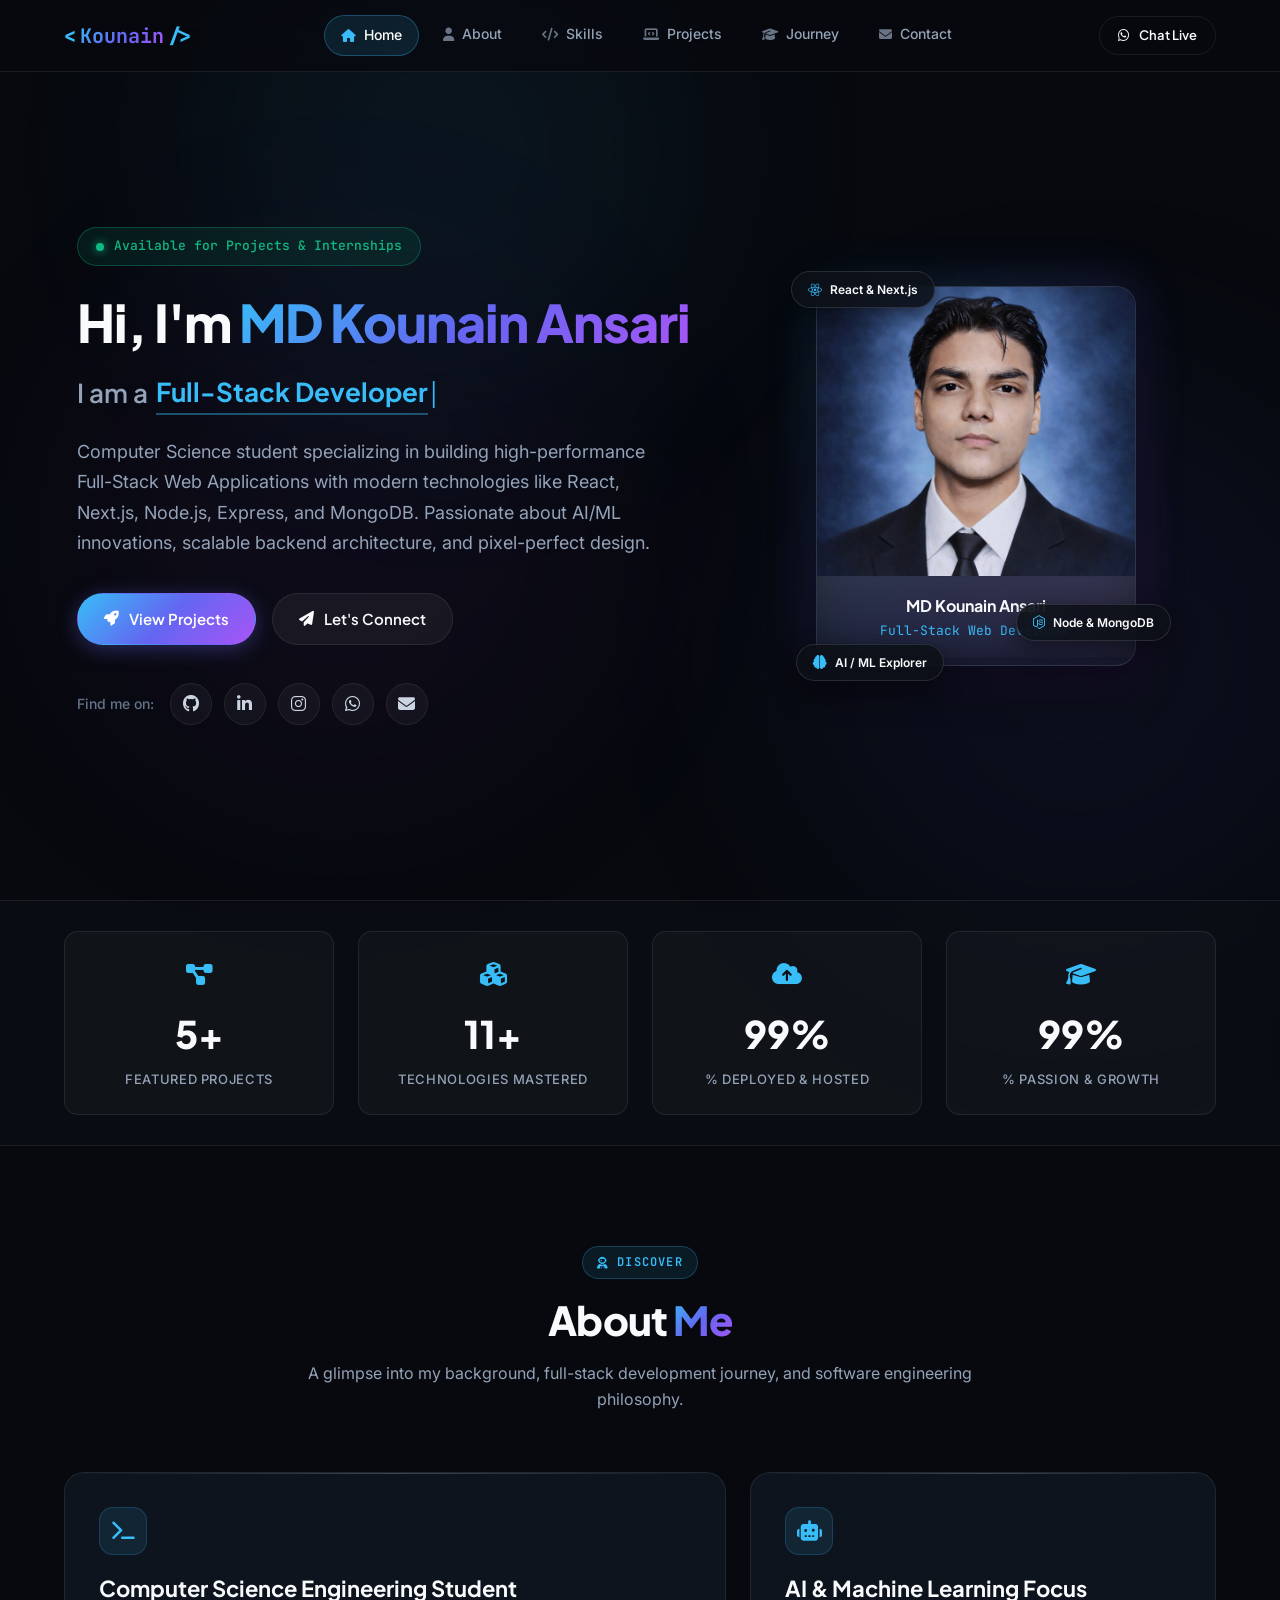
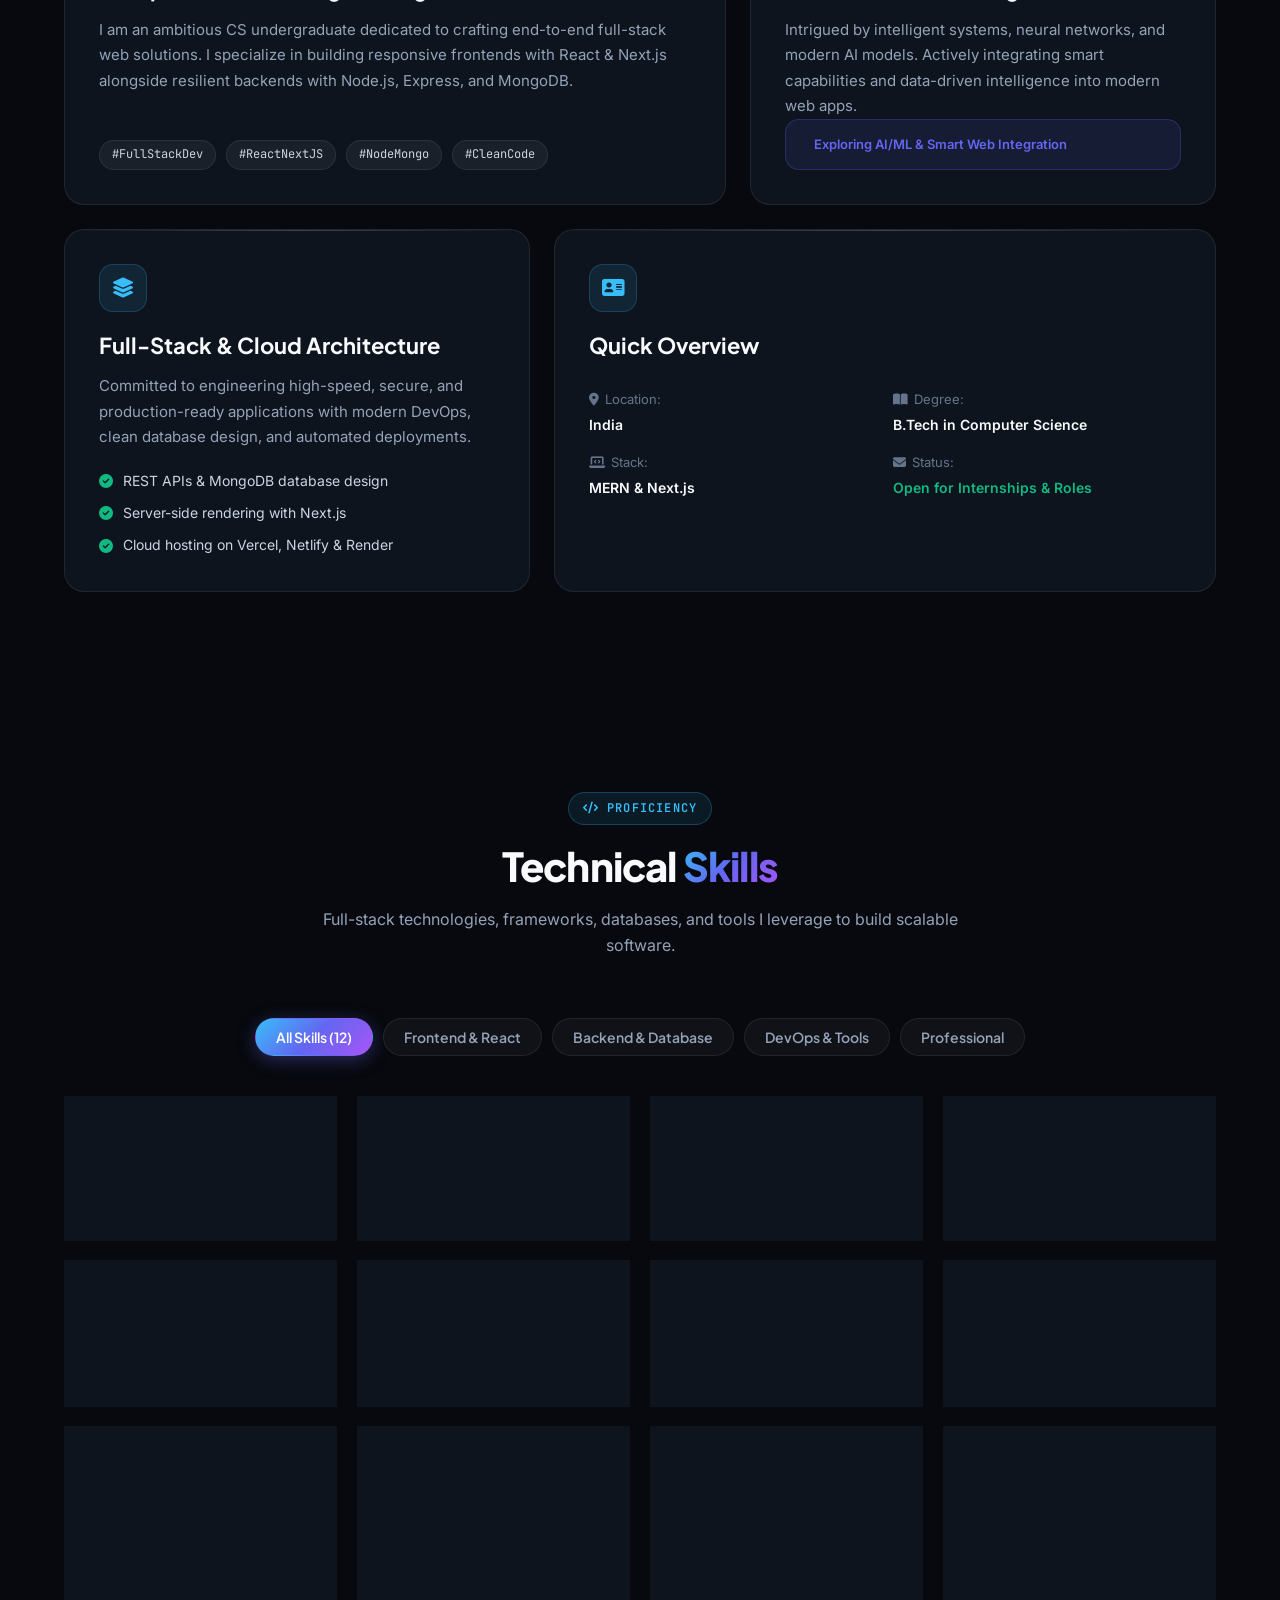
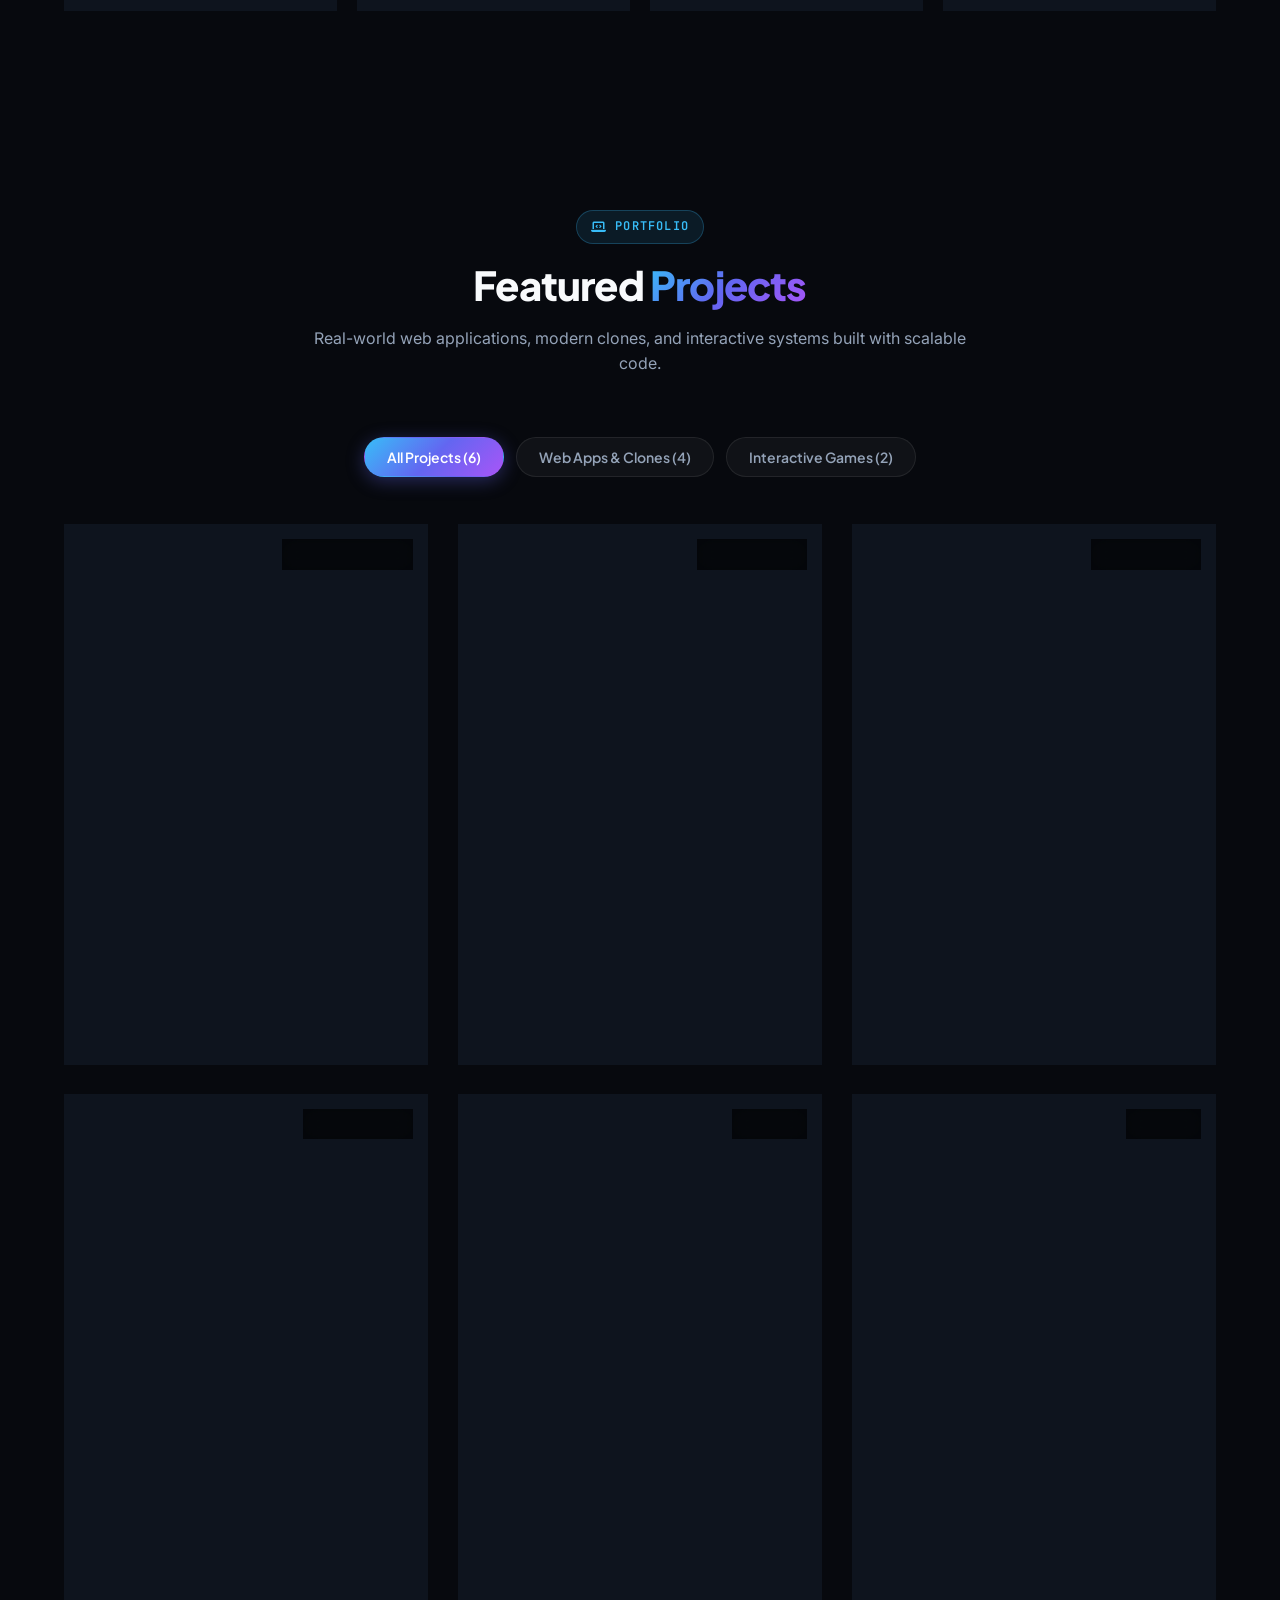
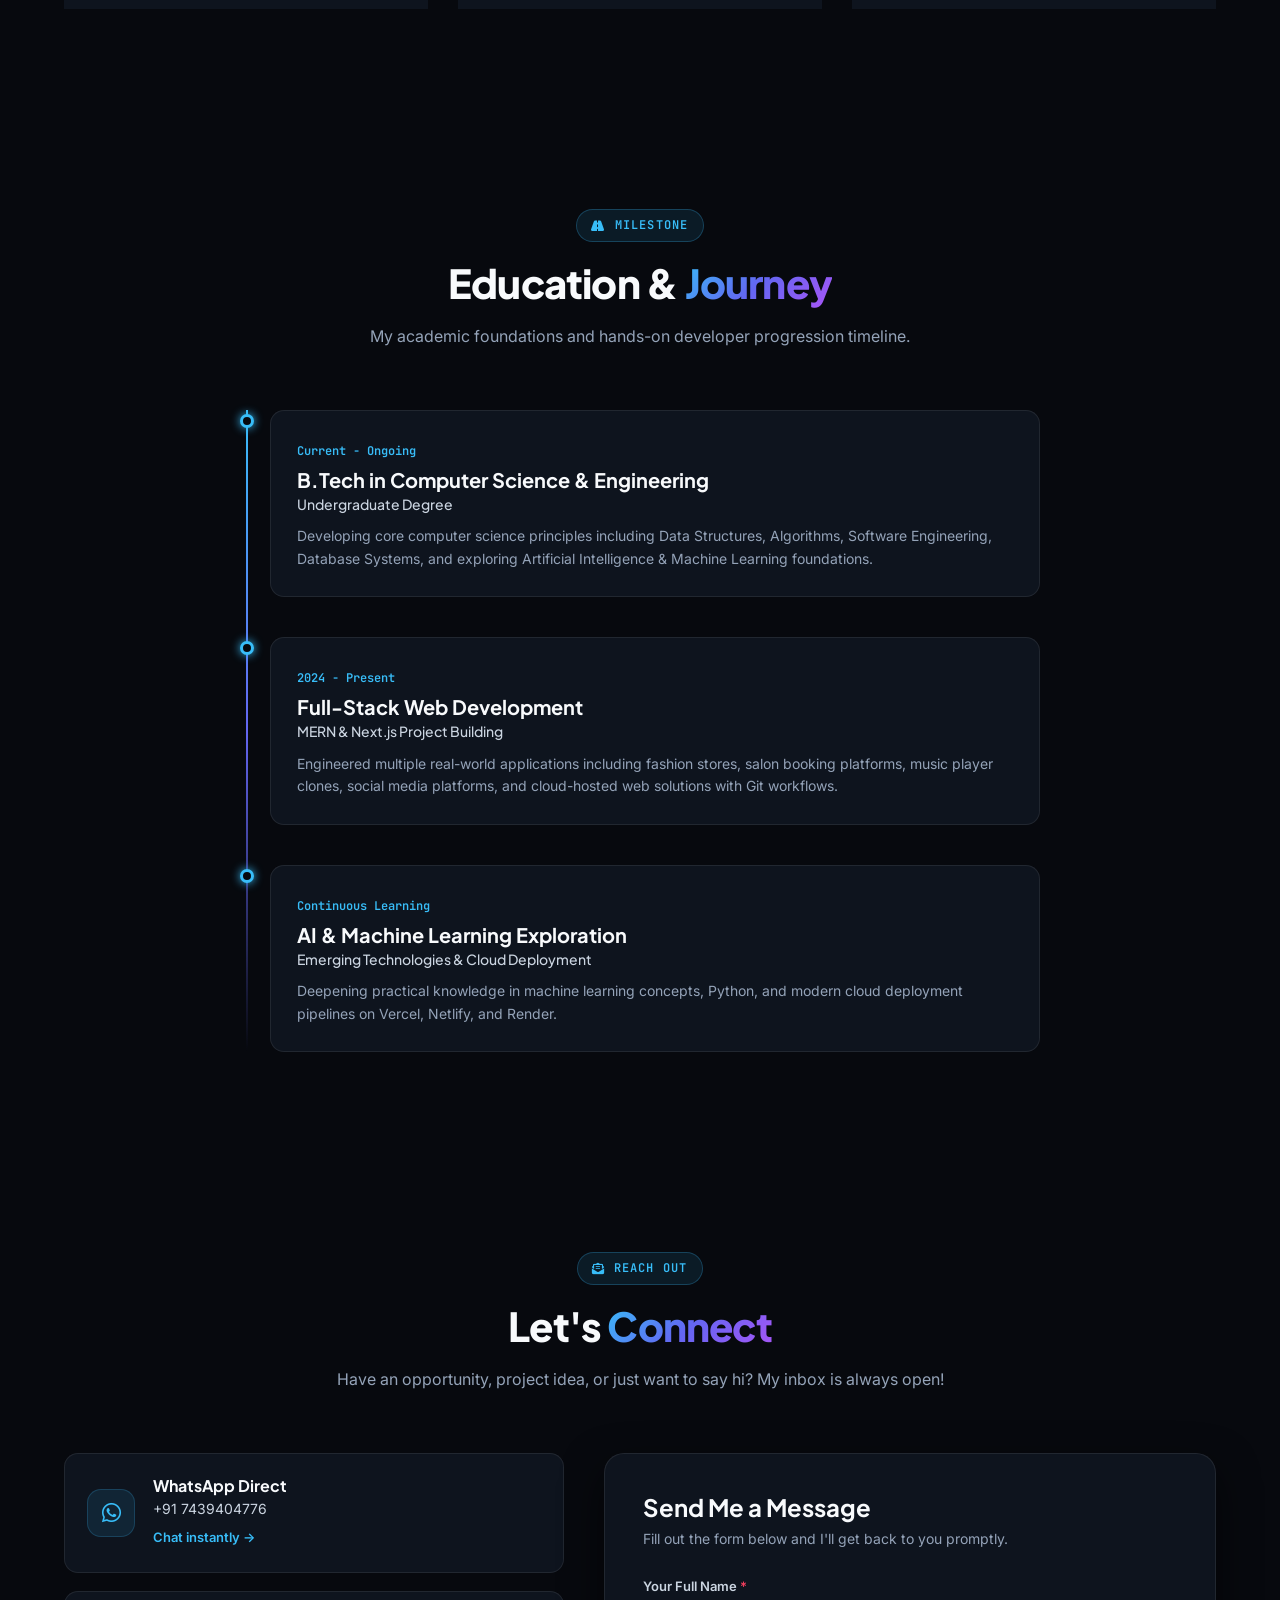
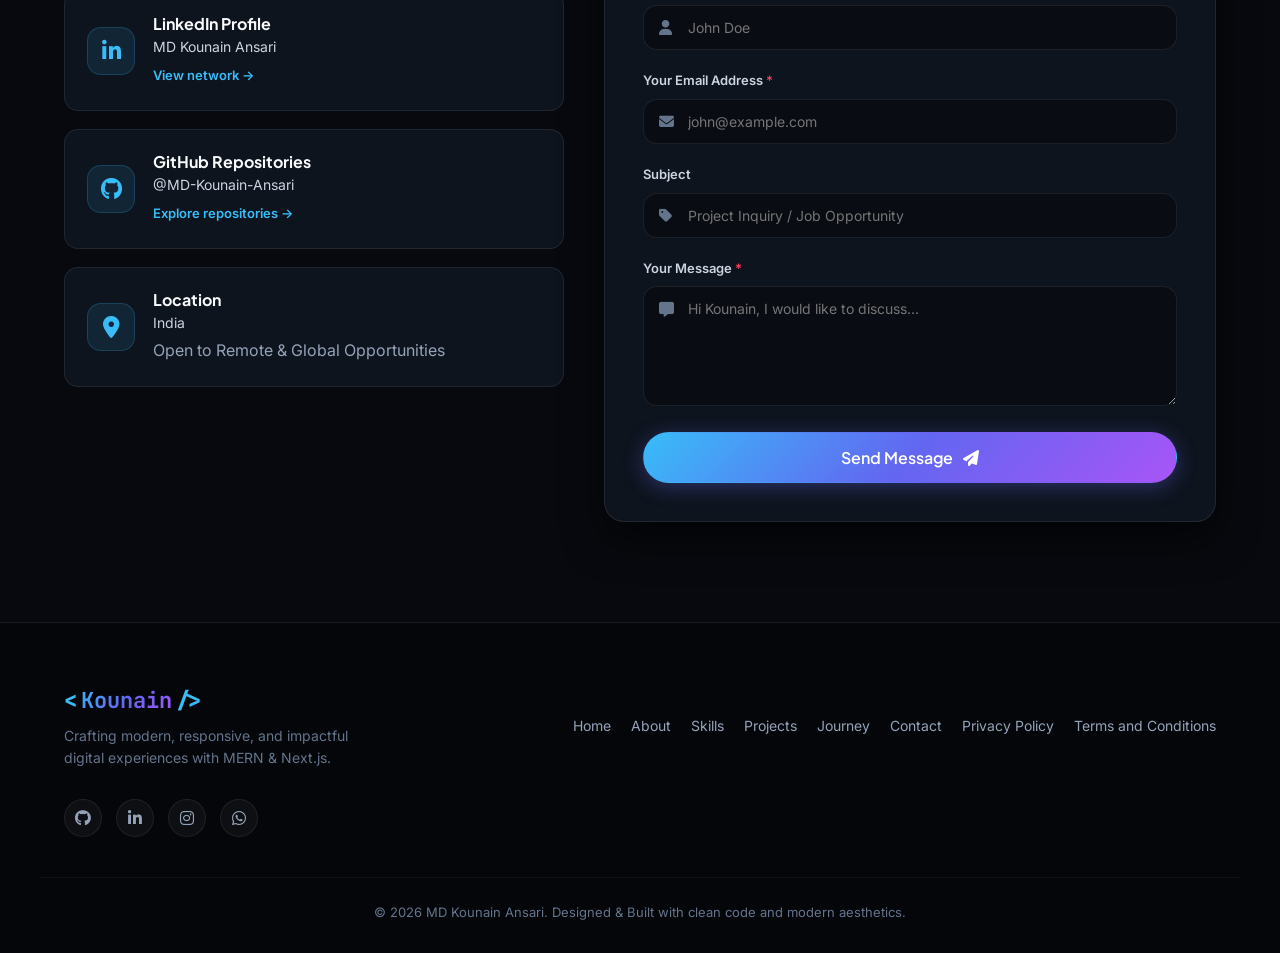
<file: index.html>
<!DOCTYPE html>
<html lang="en">

<head>
  <meta charset="UTF-8" />
  <meta name="viewport" content="width=device-width, initial-scale=1.0" />
  <meta name="description"
    content="MD Kounain Ansari - Full-Stack Developer & Computer Science Student Portfolio. Building modern, scalable, and responsive web experiences with React, Next.js, Node.js, and MongoDB." />
  <meta name="keywords"
    content="Kounain, MD Kounain Ansari, Full-Stack Developer, MERN Stack, React Developer, Next.js, Node.js, MongoDB, Portfolio" />
  <meta name="author" content="MD Kounain Ansari" />
  <title>MD Kounain Ansari | Full-Stack Developer & CS Student</title>

  <!-- Favicon -->
  <link rel="icon" type="image/svg+xml" href="favicon.svg" />

  <!-- Google Fonts -->
  <link rel="preconnect" href="https://fonts.googleapis.com" />
  <link rel="preconnect" href="https://fonts.gstatic.com" crossorigin />
  <link
    href="https://fonts.googleapis.com/css2?family=Inter:wght@300;400;500;600;700&family=JetBrains+Mono:wght@400;500;600&family=Plus+Jakarta+Sans:wght@400;500;600;700;800&display=swap"
    rel="stylesheet" />

  <!-- Font Awesome Icons -->
  <link rel="stylesheet" href="https://cdnjs.cloudflare.com/ajax/libs/font-awesome/6.5.1/css/all.min.css"
    integrity="sha512-DTOQO9RWCH3ppGqcWaEA1BIZOC6xxalwEsw9c2QQeAIftl+Vegovlnee1c9QX4TctnWMn13TZye+giMm8e2LwA=="
    crossorigin="anonymous" referrerpolicy="no-referrer" />

  <!-- Stylesheet -->
  <link rel="stylesheet" href="style.css" />
</head>

<body>

  <!-- Top Scroll Progress Bar -->
  <div id="scroll-progress" class="scroll-progress-bar"></div>

  <!-- Background Ambient Lights -->
  <div class="ambient-glow glow-1"></div>
  <div class="ambient-glow glow-2"></div>
  <div class="ambient-glow glow-3"></div>

  <!-- Header / Navigation Bar -->
  <header class="header">
    <nav class="navbar" id="navbar">
      <a href="#home" class="nav-brand">
        <span class="brand-bracket">&lt;</span>
        <span class="brand-name">Kounain</span>
        <span class="brand-bracket">/&gt;</span>
      </a>

      <div class="nav-menu" id="nav-menu">
        <ul class="nav-list">
          <li class="nav-item"><a href="#home" class="nav-link active"><i class="fa-solid fa-house"></i> Home</a></li>
          <li class="nav-item"><a href="#about" class="nav-link"><i class="fa-solid fa-user"></i> About</a></li>
          <li class="nav-item"><a href="#skills" class="nav-link"><i class="fa-solid fa-code"></i> Skills</a></li>
          <li class="nav-item"><a href="#projects" class="nav-link"><i class="fa-solid fa-laptop-code"></i> Projects</a>
          </li>
          <li class="nav-item"><a href="#journey" class="nav-link"><i class="fa-solid fa-graduation-cap"></i>
              Journey</a></li>
          <li class="nav-item"><a href="#contact" class="nav-link"><i class="fa-solid fa-envelope"></i> Contact</a></li>
        </ul>
      </div>

      <div class="nav-actions">
        <a href="https://wa.me/917439404776" target="_blank" rel="noopener noreferrer" class="btn btn-sm btn-outline">
          <i class="fa-brands fa-whatsapp"></i> Chat Live
        </a>
        <button class="nav-toggle" id="nav-toggle" aria-label="Toggle navigation menu">
          <span class="bar"></span>
          <span class="bar"></span>
          <span class="bar"></span>
        </button>
      </div>
    </nav>
  </header>

  <main>
    <!-- HERO SECTION -->
    <section id="home" class="hero-section">
      <div class="container hero-container">
        <div class="hero-content">
          <!-- Status Pill -->
          <div class="status-pill animate-fade-in">
            <span class="status-dot"></span>
            <span>Available for Projects & Internships</span>
          </div>

          <!-- Greeting & Headline -->
          <h1 class="hero-title animate-fade-in delay-1">
            Hi, I'm <span class="gradient-text">MD Kounain Ansari</span>
          </h1>

          <!-- Dynamic Typing Text -->
          <div class="hero-typewriter-wrapper animate-fade-in delay-2">
            <span class="typewriter-prefix">I am a </span>
            <span id="typewriter" class="typewriter-text"></span>
            <span class="typewriter-cursor">|</span>
          </div>

          <!-- Intro Paragraph -->
          <p class="hero-description animate-fade-in delay-3">
            Computer Science student specializing in building high-performance Full-Stack Web Applications with modern
            technologies like React, Next.js, Node.js, Express, and MongoDB. Passionate about AI/ML innovations,
            scalable backend architecture, and pixel-perfect design.
          </p>

          <!-- Call to Action Buttons -->
          <div class="hero-buttons animate-fade-in delay-4">
            <a href="#projects" class="btn btn-primary">
              <i class="fa-solid fa-rocket"></i> View Projects
            </a>
            <a href="#contact" class="btn btn-glass">
              <i class="fa-solid fa-paper-plane"></i> Let's Connect
            </a>
          </div>

          <!-- Social Links Bar -->
          <div class="hero-socials animate-fade-in delay-5">
            <span class="social-label">Find me on:</span>
            <div class="social-links">
              <a href="https://github.com/MD-Kounain-Ansari" target="_blank" rel="noopener noreferrer"
                aria-label="GitHub" class="social-link" title="GitHub">
                <i class="fa-brands fa-github"></i>
              </a>
              <a href="https://www.linkedin.com/in/md-kounain-ansari-738406384" target="_blank"
                rel="noopener noreferrer" aria-label="LinkedIn" class="social-link" title="LinkedIn">
                <i class="fa-brands fa-linkedin-in"></i>
              </a>
              <a href="https://www.instagram.com/kounainansari__" target="_blank" rel="noopener noreferrer"
                aria-label="Instagram" class="social-link" title="Instagram">
                <i class="fa-brands fa-instagram"></i>
              </a>
              <a href="https://wa.me/917439404776" target="_blank" rel="noopener noreferrer" aria-label="WhatsApp"
                class="social-link" title="WhatsApp">
                <i class="fa-brands fa-whatsapp"></i>
              </a>
              <button class="social-link btn-copy-email" id="quick-copy-email" title="Copy Email to Clipboard"
                aria-label="Copy Email">
                <i class="fa-solid fa-envelope"></i>
              </button>
            </div>
          </div>
        </div>

        <!-- Hero Avatar & Graphic Card -->
        <div class="hero-visual animate-fade-in delay-2">
          <div class="avatar-card-wrapper">
            <div class="avatar-glow-ring"></div>
            <div class="avatar-card">
              <img src="PPPhoto.webp" alt="MD Kounain Ansari" class="avatar-img" />
              <div class="avatar-details">
                <span class="avatar-name">MD Kounain Ansari</span>
                <span class="avatar-role">Full-Stack Web Developer</span>
              </div>
            </div>

            <!-- Floating Badges -->
            <div class="floating-badge badge-top-left">
              <i class="fa-brands fa-react"></i>
              <span>React & Next.js</span>
            </div>
            <div class="floating-badge badge-bottom-right">
              <i class="fa-brands fa-node-js"></i>
              <span>Node & MongoDB</span>
            </div>
            <div class="floating-badge badge-bottom-left">
              <i class="fa-solid fa-brain"></i>
              <span>AI / ML Explorer</span>
            </div>
          </div>
        </div>
      </div>
    </section>

    <!-- STATS METRICS STRIP -->
    <section class="stats-section">
      <div class="container stats-container">
        <div class="stat-card">
          <div class="stat-icon"><i class="fa-solid fa-diagram-project"></i></div>
          <div class="stat-number" data-target="6">0</div>
          <div class="stat-title">Featured Projects</div>
        </div>
        <div class="stat-card">
          <div class="stat-icon"><i class="fa-solid fa-cubes"></i></div>
          <div class="stat-number" data-target="12">0</div>
          <div class="stat-title">Technologies Mastered</div>
        </div>
        <div class="stat-card">
          <div class="stat-icon"><i class="fa-solid fa-cloud-arrow-up"></i></div>
          <div class="stat-number" data-target="100">0</div>
          <div class="stat-title">% Deployed & Hosted</div>
        </div>
        <div class="stat-card">
          <div class="stat-icon"><i class="fa-solid fa-graduation-cap"></i></div>
          <div class="stat-number" data-target="100">0</div>
          <div class="stat-title">% Passion & Growth</div>
        </div>
      </div>
    </section>

    <!-- ABOUT ME (APPLE/LINEAR BENTO-GRID) -->
    <section id="about" class="section about-section">
      <div class="container">
        <div class="section-header">
          <span class="section-tag"><i class="fa-solid fa-user-astronaut"></i> Discover</span>
          <h2 class="section-title">About <span class="gradient-text">Me</span></h2>
          <p class="section-subtitle">A glimpse into my background, full-stack development journey, and software
            engineering philosophy.</p>
        </div>

        <div class="bento-grid">
          <!-- Bento 1: Core Bio -->
          <div class="bento-card bento-main">
            <div class="bento-icon"><i class="fa-solid fa-terminal"></i></div>
            <h3>Computer Science Engineering Student</h3>
            <p>
              I am an ambitious CS undergraduate dedicated to crafting end-to-end full-stack web solutions. I specialize
              in building responsive frontends with React & Next.js alongside resilient backends with Node.js, Express,
              and MongoDB.
            </p>
            <div class="bento-tags">
              <span class="tag">#FullStackDev</span>
              <span class="tag">#ReactNextJS</span>
              <span class="tag">#NodeMongo</span>
              <span class="tag">#CleanCode</span>
            </div>
          </div>

          <!-- Bento 2: AI/ML Focus -->
          <div class="bento-card bento-aiml">
            <div class="bento-icon"><i class="fa-solid fa-robot"></i></div>
            <h3>AI & Machine Learning Focus</h3>
            <p>
              Intrigued by intelligent systems, neural networks, and modern AI models. Actively integrating smart
              capabilities and data-driven intelligence into modern web apps.
            </p>
            <div class="bento-highlight">
              <i class="fa-solid fa-sparkles"></i> Exploring AI/ML & Smart Web Integration
            </div>
          </div>

          <!-- Bento 3: Development Philosophy -->
          <div class="bento-card bento-craft">
            <div class="bento-icon"><i class="fa-solid fa-layer-group"></i></div>
            <h3>Full-Stack & Cloud Architecture</h3>
            <p>
              Committed to engineering high-speed, secure, and production-ready applications with modern DevOps, clean
              database design, and automated deployments.
            </p>
            <ul class="check-list">
              <li><i class="fa-solid fa-circle-check"></i> REST APIs & MongoDB database design</li>
              <li><i class="fa-solid fa-circle-check"></i> Server-side rendering with Next.js</li>
              <li><i class="fa-solid fa-circle-check"></i> Cloud hosting on Vercel, Netlify & Render</li>
            </ul>
          </div>

          <!-- Bento 4: Quick Overview & Details -->
          <div class="bento-card bento-details">
            <div class="bento-icon"><i class="fa-solid fa-address-card"></i></div>
            <h3>Quick Overview</h3>
            <div class="info-list">
              <div class="info-item">
                <span class="info-key"><i class="fa-solid fa-location-dot"></i> Location:</span>
                <span class="info-val">India</span>
              </div>
              <div class="info-item">
                <span class="info-key"><i class="fa-solid fa-book-open"></i> Degree:</span>
                <span class="info-val">B.Tech in Computer Science</span>
              </div>
              <div class="info-item">
                <span class="info-key"><i class="fa-solid fa-laptop-code"></i> Stack:</span>
                <span class="info-val">MERN & Next.js</span>
              </div>
              <div class="info-item">
                <span class="info-key"><i class="fa-solid fa-envelope"></i> Status:</span>
                <span class="info-val text-success">Open for Internships & Roles</span>
              </div>
            </div>
          </div>
        </div>
      </div>
    </section>

    <!-- SKILLS & TECH STACK -->
    <section id="skills" class="section skills-section">
      <div class="container">
        <div class="section-header">
          <span class="section-tag"><i class="fa-solid fa-code"></i> Proficiency</span>
          <h2 class="section-title">Technical <span class="gradient-text">Skills</span></h2>
          <p class="section-subtitle">Full-stack technologies, frameworks, databases, and tools I leverage to build
            scalable software.</p>
        </div>

        <!-- Skills Filter Tabs -->
        <div class="filter-tabs">
          <button class="filter-btn active" data-skill-filter="all">All Skills (12)</button>
          <button class="filter-btn" data-skill-filter="frontend">Frontend & React</button>
          <button class="filter-btn" data-skill-filter="backend">Backend & Database</button>
          <button class="filter-btn" data-skill-filter="tools">DevOps & Tools</button>
          <button class="filter-btn" data-skill-filter="soft">Professional</button>
        </div>

        <!-- Skills Grid -->
        <div class="skills-grid" id="skills-grid">

          <!-- React.js -->
          <div class="skill-card" data-category="frontend">
            <div class="skill-icon react-icon"><i class="fa-brands fa-react"></i></div>
            <div class="skill-info">
              <h4>React.js</h4>
              <span class="skill-desc">Hooks, Components & State Flow</span>
            </div>
            <div class="skill-badge">Advanced</div>
          </div>

          <!-- Next.js -->
          <div class="skill-card" data-category="frontend">
            <div class="skill-icon next-icon"><i class="fa-solid fa-n"></i></div>
            <div class="skill-info">
              <h4>Next.js</h4>
              <span class="skill-desc">SSR, Routing & Production Web</span>
            </div>
            <div class="skill-badge">Proficient</div>
          </div>

          <!-- Node.js -->
          <div class="skill-card" data-category="backend">
            <div class="skill-icon node-icon"><i class="fa-brands fa-node-js"></i></div>
            <div class="skill-info">
              <h4>Node.js</h4>
              <span class="skill-desc">Server Runtime & Event Architecture</span>
            </div>
            <div class="skill-badge">Proficient</div>
          </div>

          <!-- Express.js -->
          <div class="skill-card" data-category="backend">
            <div class="skill-icon express-icon"><i class="fa-solid fa-server"></i></div>
            <div class="skill-info">
              <h4>Express.js</h4>
              <span class="skill-desc">RESTful APIs, Auth & Middleware</span>
            </div>
            <div class="skill-badge">Proficient</div>
          </div>

          <!-- MongoDB -->
          <div class="skill-card" data-category="backend">
            <div class="skill-icon mongo-icon"><i class="fa-solid fa-database"></i></div>
            <div class="skill-info">
              <h4>MongoDB</h4>
              <span class="skill-desc">NoSQL Schemas, Aggregations & CRUD</span>
            </div>
            <div class="skill-badge">Proficient</div>
          </div>

          <!-- JavaScript -->
          <div class="skill-card" data-category="frontend">
            <div class="skill-icon js-icon"><i class="fa-brands fa-js"></i></div>
            <div class="skill-info">
              <h4>JavaScript (ES6+)</h4>
              <span class="skill-desc">Async/Await, DOM & API Integration</span>
            </div>
            <div class="skill-badge">Advanced</div>
          </div>

          <!-- HTML5 -->
          <div class="skill-card" data-category="frontend">
            <div class="skill-icon html-icon"><i class="fa-brands fa-html5"></i></div>
            <div class="skill-info">
              <h4>HTML5</h4>
              <span class="skill-desc">Semantic Layout & SEO Best Practices</span>
            </div>
            <div class="skill-badge">Mastery</div>
          </div>

          <!-- CSS3 -->
          <div class="skill-card" data-category="frontend">
            <div class="skill-icon css-icon"><i class="fa-brands fa-css3-alt"></i></div>
            <div class="skill-info">
              <h4>CSS3</h4>
              <span class="skill-desc">Flexbox, Grid & Modern Animations</span>
            </div>
            <div class="skill-badge">Mastery</div>
          </div>

          <!-- Cloud Hosting & Deployment -->
          <div class="skill-card" data-category="tools">
            <div class="skill-icon hosting-icon"><i class="fa-solid fa-cloud-arrow-up"></i></div>
            <div class="skill-info">
              <h4>Hosting & Cloud</h4>
              <span class="skill-desc">Vercel, Netlify, Render & Deployment</span>
            </div>
            <div class="skill-badge">Proficient</div>
          </div>

          <!-- Git & GitHub -->
          <div class="skill-card" data-category="tools">
            <div class="skill-icon git-icon"><i class="fa-brands fa-git-alt"></i></div>
            <div class="skill-info">
              <h4>Git & GitHub</h4>
              <span class="skill-desc">Version Control & Open Source Repos</span>
            </div>
            <div class="skill-badge">Proficient</div>
          </div>

          <!-- Problem Solving -->
          <div class="skill-card" data-category="soft">
            <div class="skill-icon ps-icon"><i class="fa-solid fa-puzzle-piece"></i></div>
            <div class="skill-info">
              <h4>Problem Solving</h4>
              <span class="skill-desc">Algorithmic & Logical Thinking</span>
            </div>
            <div class="skill-badge">Strong</div>
          </div>

          <!-- Critical Thinking -->
          <div class="skill-card" data-category="soft">
            <div class="skill-icon ct-icon"><i class="fa-solid fa-lightbulb"></i></div>
            <div class="skill-info">
              <h4>Critical Thinking</h4>
              <span class="skill-desc">Software Architecture & Optimization</span>
            </div>
            <div class="skill-badge">Strong</div>
          </div>

        </div>
      </div>
    </section>

    <!-- PROJECTS SHOWCASE -->
    <section id="projects" class="section projects-section">
      <div class="container">
        <div class="section-header">
          <span class="section-tag"><i class="fa-solid fa-laptop-code"></i> Portfolio</span>
          <h2 class="section-title">Featured <span class="gradient-text">Projects</span></h2>
          <p class="section-subtitle">Real-world web applications, modern clones, and interactive systems built with
            scalable code.</p>
        </div>

        <!-- Project Filter Buttons -->
        <div class="project-filters">
          <button class="p-filter-btn active" data-filter="all">All Projects (6)</button>
          <button class="p-filter-btn" data-filter="webapps">Web Apps & Clones (4)</button>
          <button class="p-filter-btn" data-filter="games">Interactive Games (2)</button>
        </div>

        <!-- Projects Grid -->
        <div class="projects-grid" id="projects-grid">

          <!-- Project 1: Salon Website -->
          <div class="project-card" data-category="webapps">
            <div class="project-banner banner-salon">
              <div class="banner-overlay">
                <i class="fa-solid fa-scissors banner-icon"></i>
                <span class="banner-title">Salon & Booking Web App</span>
              </div>
              <div class="project-badge">Live Repository</div>
            </div>
            <div class="project-content">
              <div class="project-tech-tags">
                <span class="tech-tag">HTML5</span>
                <span class="tech-tag">CSS3</span>
                <span class="tech-tag">JavaScript</span>
                <span class="tech-tag">Responsive UI</span>
              </div>
              <h3 class="project-title">Luxury Salon & Booking Platform</h3>
              <p class="project-desc">
                A modern beauty and grooming salon platform featuring service menus, pricing packages, customer
                testimonials, and an intuitive appointment reservation interface.
              </p>
              <div class="project-actions">
                <button class="btn btn-sm btn-primary btn-preview-modal" data-project="salon">
                  <i class="fa-solid fa-eye"></i> Details
                </button>
                <a href="https://stylespeakz.netlify.app/" target="_blank" rel="noopener noreferrer"
                  class="btn btn-sm btn-outline">
                  <i class="fa-solid fa-arrow-up-right-from-square"></i> Live Demo
                </a>
              </div>
            </div>
          </div>

          <!-- Project 2: M&M Fashion -->
          <div class="project-card" data-category="webapps">
            <div class="project-banner banner-fashion">
              <div class="banner-overlay">
                <i class="fa-solid fa-bag-shopping banner-icon"></i>
                <span class="banner-title">M&M Fashion E-Commerce</span>
              </div>
              <div class="project-badge">Live Project</div>
            </div>
            <div class="project-content">
              <div class="project-tech-tags">
                <span class="tech-tag">HTML5</span>
                <span class="tech-tag">CSS3</span>
                <span class="tech-tag">JavaScript</span>
                <span class="tech-tag">E-Commerce UI</span>
              </div>
              <h3 class="project-title">M&M Fashion E-Commerce Store</h3>
              <p class="project-desc">
                An upscale online fashion store with dynamic product catalogs, category filtering, trending collections,
                shopping cart interface, and mobile-first shopping aesthetics.
              </p>
              <div class="project-actions">
                <button class="btn btn-sm btn-primary btn-preview-modal" data-project="fashion">
                  <i class="fa-solid fa-eye"></i> Details
                </button>
                <a href="https://mandmfashion.netlify.app/" target="_blank" rel="noopener noreferrer"
                  class="btn btn-sm btn-outline">
                  <i class="fa-solid fa-arrow-up-right-from-square"></i> Live Demo
                </a>
              </div>
            </div>
          </div>

          <!-- Project 3: Music Player Clone -->
          <div class="project-card" data-category="webapps">
            <div class="project-banner banner-music">
              <div class="banner-overlay">
                <i class="fa-solid fa-music banner-icon"></i>
                <span class="banner-title">Music Player Web App</span>
              </div>
              <div class="project-badge">Live Project</div>
            </div>
            <div class="project-content">
              <div class="project-tech-tags">
                <span class="tech-tag">JavaScript</span>
                <span class="tech-tag">Audio API</span>
                <span class="tech-tag">HTML5</span>
                <span class="tech-tag">CSS3</span>
              </div>
              <h3 class="project-title">Music Player Web Application</h3>
              <p class="project-desc">
                An interactive music player featuring custom audio playback controls (play, pause, seek), playlist
                management, track progress bar, album artwork, and volume sliders.
              </p>
              <div class="project-actions">
                <button class="btn btn-sm btn-primary btn-preview-modal" data-project="music">
                  <i class="fa-solid fa-eye"></i> Details
                </button>
                <a href="https://kounain-music-player.netlify.app/" target="_blank"
                  rel="noopener noreferrer" class="btn btn-sm btn-outline">
                  <i class="fa-solid fa-arrow-up-right-from-square"></i> Live Demo
                </a>
              </div>
            </div>
          </div>

          <!-- Project 4: X (Twitter) Clone -->
          <div class="project-card" data-category="webapps">
            <div class="project-banner banner-twitter">
              <div class="banner-overlay">
                <i class="fa-brands fa-x-twitter banner-icon"></i>
                <span class="banner-title">X / Twitter Platform</span>
              </div>
              <div class="project-badge">Live Project</div>
            </div>
            <div class="project-content">
              <div class="project-tech-tags">
                <span class="tech-tag">HTML5</span>
                <span class="tech-tag">CSS3</span>
                <span class="tech-tag">JavaScript</span>
                <span class="tech-tag">Social UI</span>
              </div>
              <h3 class="project-title">X (Twitter) Social Media Clone</h3>
              <p class="project-desc">
                A social platform replication of X (Twitter) equipped with feed timeline layouts, tweet creation
                interface, interactive engagement actions (like, repost, reply), and dark mode.
              </p>
              <div class="project-actions">
                <button class="btn btn-sm btn-primary btn-preview-modal" data-project="twitter">
                  <i class="fa-solid fa-eye"></i> Details
                </button>
                <a href="https://kounain-x.netlify.app/" target="_blank" rel="noopener noreferrer"
                  class="btn btn-sm btn-outline">
                  <i class="fa-solid fa-arrow-up-right-from-square"></i> Live Demo
                </a>
              </div>
            </div>
          </div>

          <!-- Project 5: Tic Tac Toe Game -->
          <div class="project-card" data-category="games">
            <div class="project-banner banner-tictactoe">
              <div class="banner-overlay">
                <i class="fa-solid fa-gamepad banner-icon"></i>
                <span class="banner-title">Tic-Tac-Toe Arena</span>
              </div>
              <div class="project-badge">JS Game</div>
            </div>
            <div class="project-content">
              <div class="project-tech-tags">
                <span class="tech-tag">JavaScript</span>
                <span class="tech-tag">HTML5</span>
                <span class="tech-tag">CSS3</span>
                <span class="tech-tag">Game Logic</span>
              </div>
              <h3 class="project-title">Interactive Tic Tac Toe Game</h3>
              <p class="project-desc">
                Turn-based Tic Tac Toe game with real-time win-pattern detection, turn indicators, winning line visual
                highlights, score counter, and smooth reset capabilities.
              </p>
              <div class="project-actions">
                <button class="btn btn-sm btn-primary btn-preview-modal" data-project="tictactoe">
                  <i class="fa-solid fa-play"></i> Play / Demo
                </button>
                <a href="https://github.com/MD-Kounain-Ansari" target="_blank" rel="noopener noreferrer"
                  class="btn btn-sm btn-outline">
                  <i class="fa-solid fa-arrow-up-right-from-square"></i> Live Demo
                </a>
              </div>
            </div>
          </div>

          <!-- Project 6: Stone Paper Scissors Game -->
          <div class="project-card" data-category="games">
            <div class="project-banner banner-rps">
              <div class="banner-overlay">
                <i class="fa-solid fa-hand-back-fist banner-icon"></i>
                <span class="banner-title">Rock Paper Scissors</span>
              </div>
              <div class="project-badge">JS Game</div>
            </div>
            <div class="project-content">
              <div class="project-tech-tags">
                <span class="tech-tag">JavaScript</span>
                <span class="tech-tag">HTML5</span>
                <span class="tech-tag">CSS3</span>
                <span class="tech-tag">Randomizer</span>
              </div>
              <h3 class="project-title">Stone Paper Scissors Arena</h3>
              <p class="project-desc">
                Classic Rock-Paper-Scissors interactive web game featuring user vs. computer AI choices, live score
                tallying, animated round results, and instant restart.
              </p>
              <div class="project-actions">
                <button class="btn btn-sm btn-primary btn-preview-modal" data-project="rps">
                  <i class="fa-solid fa-play"></i> Play / Demo
                </button>
                <a href="https://md-kounain-ansari.github.io/Stone-Paper-Scissors/" target="_blank" rel="noopener noreferrer"
                  class="btn btn-sm btn-outline">
                  <i class="fa-solid fa-arrow-up-right-from-square"></i> Live Demo
                </a>
              </div>
            </div>
          </div>

        </div>
      </div>
    </section>

    <!-- EDUCATION & JOURNEY TIMELINE -->
    <section id="journey" class="section journey-section">
      <div class="container">
        <div class="section-header">
          <span class="section-tag"><i class="fa-solid fa-road"></i> Milestone</span>
          <h2 class="section-title">Education & <span class="gradient-text">Journey</span></h2>
          <p class="section-subtitle">My academic foundations and hands-on developer progression timeline.</p>
        </div>

        <div class="timeline">
          <!-- Item 1 -->
          <div class="timeline-item">
            <div class="timeline-marker"></div>
            <div class="timeline-content">
              <span class="timeline-date">Current - Ongoing</span>
              <h3 class="timeline-title">B.Tech in Computer Science & Engineering</h3>
              <h4 class="timeline-subtitle">Undergraduate Degree</h4>
              <p>
                Developing core computer science principles including Data Structures, Algorithms, Software Engineering,
                Database Systems, and exploring Artificial Intelligence & Machine Learning foundations.
              </p>
            </div>
          </div>

          <!-- Item 2 -->
          <div class="timeline-item">
            <div class="timeline-marker"></div>
            <div class="timeline-content">
              <span class="timeline-date">2024 - Present</span>
              <h3 class="timeline-title">Full-Stack Web Development</h3>
              <h4 class="timeline-subtitle">MERN & Next.js Project Building</h4>
              <p>
                Engineered multiple real-world applications including fashion stores, salon booking platforms, music
                player clones, social media platforms, and cloud-hosted web solutions with Git workflows.
              </p>
            </div>
          </div>

          <!-- Item 3 -->
          <div class="timeline-item">
            <div class="timeline-marker"></div>
            <div class="timeline-content">
              <span class="timeline-date">Continuous Learning</span>
              <h3 class="timeline-title">AI & Machine Learning Exploration</h3>
              <h4 class="timeline-subtitle">Emerging Technologies & Cloud Deployment</h4>
              <p>
                Deepening practical knowledge in machine learning concepts, Python, and modern cloud deployment
                pipelines on Vercel, Netlify, and Render.
              </p>
            </div>
          </div>
        </div>
      </div>
    </section>

    <!-- CONTACT & CONNECT SECTION -->
    <section id="contact" class="section contact-section">
      <div class="container">
        <div class="section-header">
          <span class="section-tag"><i class="fa-solid fa-envelope-open-text"></i> Reach Out</span>
          <h2 class="section-title">Let's <span class="gradient-text">Connect</span></h2>
          <p class="section-subtitle">Have an opportunity, project idea, or just want to say hi? My inbox is always
            open!</p>
        </div>

        <div class="contact-wrapper">
          <!-- Left: Contact Information Cards -->
          <div class="contact-info-cards">

            <div class="c-card">
              <div class="c-icon"><i class="fa-brands fa-whatsapp"></i></div>
              <div class="c-details">
                <h4>WhatsApp Direct</h4>
                <p>+91 7439404776</p>
                <a href="https://wa.me/917439404776" target="_blank" rel="noopener noreferrer" class="c-link">Chat
                  instantly &rarr;</a>
              </div>
            </div>

            <div class="c-card">
              <div class="c-icon"><i class="fa-brands fa-linkedin-in"></i></div>
              <div class="c-details">
                <h4>LinkedIn Profile</h4>
                <p>MD Kounain Ansari</p>
                <a href="https://www.linkedin.com/in/md-kounain-ansari-738406384" target="_blank"
                  rel="noopener noreferrer" class="c-link">View network &rarr;</a>
              </div>
            </div>

            <div class="c-card">
              <div class="c-icon"><i class="fa-brands fa-github"></i></div>
              <div class="c-details">
                <h4>GitHub Repositories</h4>
                <p>@MD-Kounain-Ansari</p>
                <a href="https://github.com/MD-Kounain-Ansari" target="_blank" rel="noopener noreferrer"
                  class="c-link">Explore repositories &rarr;</a>
              </div>
            </div>

            <div class="c-card">
              <div class="c-icon"><i class="fa-solid fa-location-dot"></i></div>
              <div class="c-details">
                <h4>Location</h4>
                <p>India</p>
                <span class="text-muted">Open to Remote & Global Opportunities</span>
              </div>
            </div>

          </div>

          <!-- Right: Interactive Contact Form -->
          <div class="contact-form-card">
            <div class="form-header">
              <h3>Send Me a Message</h3>
              <p>Fill out the form below and I'll get back to you promptly.</p>
            </div>

            <form id="contact-form" class="contact-form">
              <!-- Web3Forms Configuration -->
              <input type="hidden" name="access_key" value="7a73efb8-3413-48e8-9ae6-7a78bb07724f">
              <input type="hidden" name="from_name" value="Portfolio Contact Form">
              <input type="hidden" name="subject" value="New Portfolio Contact Message">
              <!-- Honeypot Spam Protection -->
              <input type="checkbox" name="botcheck" style="display: none;">

              <div class="form-group">
                <label for="form-name">Your Full Name <span class="req">*</span></label>
                <div class="input-wrapper">
                  <i class="fa-solid fa-user input-icon"></i>
                  <input type="text" id="form-name" name="name" placeholder="John Doe" required />
                </div>
              </div>

              <div class="form-group">
                <label for="form-email">Your Email Address <span class="req">*</span></label>
                <div class="input-wrapper">
                  <i class="fa-solid fa-envelope input-icon"></i>
                  <input type="email" id="form-email" name="email" placeholder="john@example.com" required />
                </div>
              </div>

              <div class="form-group">
                <label for="form-subject">Subject</label>
                <div class="input-wrapper">
                  <i class="fa-solid fa-tag input-icon"></i>
                  <input type="text" id="form-subject" name="user_subject" placeholder="Project Inquiry / Job Opportunity" />
                </div>
              </div>

              <div class="form-group">
                <label for="form-message">Your Message <span class="req">*</span></label>
                <div class="input-wrapper textarea-wrapper">
                  <i class="fa-solid fa-message input-icon"></i>
                  <textarea id="form-message" name="message" rows="5"
                    placeholder="Hi Kounain, I would like to discuss..." required></textarea>
                </div>
              </div>

              <button type="submit" class="btn btn-primary btn-submit" id="form-submit-btn">
                <span>Send Message</span>
                <i class="fa-solid fa-paper-plane"></i>
              </button>
            </form>
          </div>
        </div>
      </div>
    </section>
  </main>

  <!-- Interactive Project Details Modal -->
  <div class="modal-overlay" id="project-modal">
    <div class="modal-card">
      <button class="modal-close" id="modal-close-btn" aria-label="Close modal">&times;</button>
      <div class="modal-header">
        <span class="modal-badge" id="modal-badge">Featured Project</span>
        <h3 class="modal-title" id="modal-title">Project Details</h3>
      </div>
      <div class="modal-body" id="modal-body">
        <!-- Injected dynamically by script.js -->
      </div>
      <div class="modal-footer" id="modal-footer">
        <a href="https://stylespeakz.netlify.app/" target="_blank" rel="noopener noreferrer"
          class="btn btn-sm btn-outline" id="modal-github-link">
          <i class="fa-solid fa-arrow-up-right-from-square"></i> Live Demo
        </a>
        <button class="btn btn-sm btn-primary" id="modal-action-btn">
          <i class="fa-solid fa-circle-check"></i> Close
        </button>
      </div>
    </div>
  </div>

  <!-- Toast Notification -->
  <div class="toast-notification" id="toast-notification">
    <i class="fa-solid fa-circle-check toast-icon"></i>
    <span class="toast-message" id="toast-message">Action successful!</span>
  </div>

  <!-- Back To Top Button -->
  <button class="back-to-top" id="back-to-top" title="Back to top" aria-label="Back to top">
    <i class="fa-solid fa-arrow-up"></i>
  </button>

  <!-- FOOTER -->
  <footer class="footer">
    <div class="container footer-container">
      <div class="footer-left">
        <a href="#home" class="footer-brand">
          <span class="brand-bracket">&lt;</span>
          <span class="brand-name">Kounain</span>
          <span class="brand-bracket">/&gt;</span>
        </a>
        <p class="footer-tagline">Crafting modern, responsive, and impactful digital experiences with MERN & Next.js.
        </p>
      </div>

      <div class="footer-links">
        <a href="#home">Home</a>
        <a href="#about">About</a>
        <a href="#skills">Skills</a>
        <a href="#projects">Projects</a>
        <a href="#journey">Journey</a>
        <a href="#contact">Contact</a>
        <a href="privacy.html">Privacy Policy</a>
        <a href="terms.html">Terms and Conditions</a>
      </div>

      <div class="footer-socials">
        <a href="https://github.com/MD-Kounain-Ansari" target="_blank" rel="noopener noreferrer" aria-label="GitHub"><i
            class="fa-brands fa-github"></i></a>
        <a href="https://www.linkedin.com/in/md-kounain-ansari-738406384" target="_blank" rel="noopener noreferrer"
          aria-label="LinkedIn"><i class="fa-brands fa-linkedin-in"></i></a>
        <a href="https://www.instagram.com/kounainansari__" target="_blank" rel="noopener noreferrer"
          aria-label="Instagram"><i class="fa-brands fa-instagram"></i></a>
        <a href="https://wa.me/917439404776" target="_blank" rel="noopener noreferrer" aria-label="WhatsApp"><i
            class="fa-brands fa-whatsapp"></i></a>
      </div>
    </div>

    <div class="footer-bottom">
      <div class="container footer-bottom-container">
        <p>&copy; 2026 MD Kounain Ansari. Designed & Built with clean code and modern aesthetics.</p>
      </div>
    </div>
  </footer>

  <!-- Main JavaScript File -->
  <script src="script.js"></script>
</body>

</html>
</file>
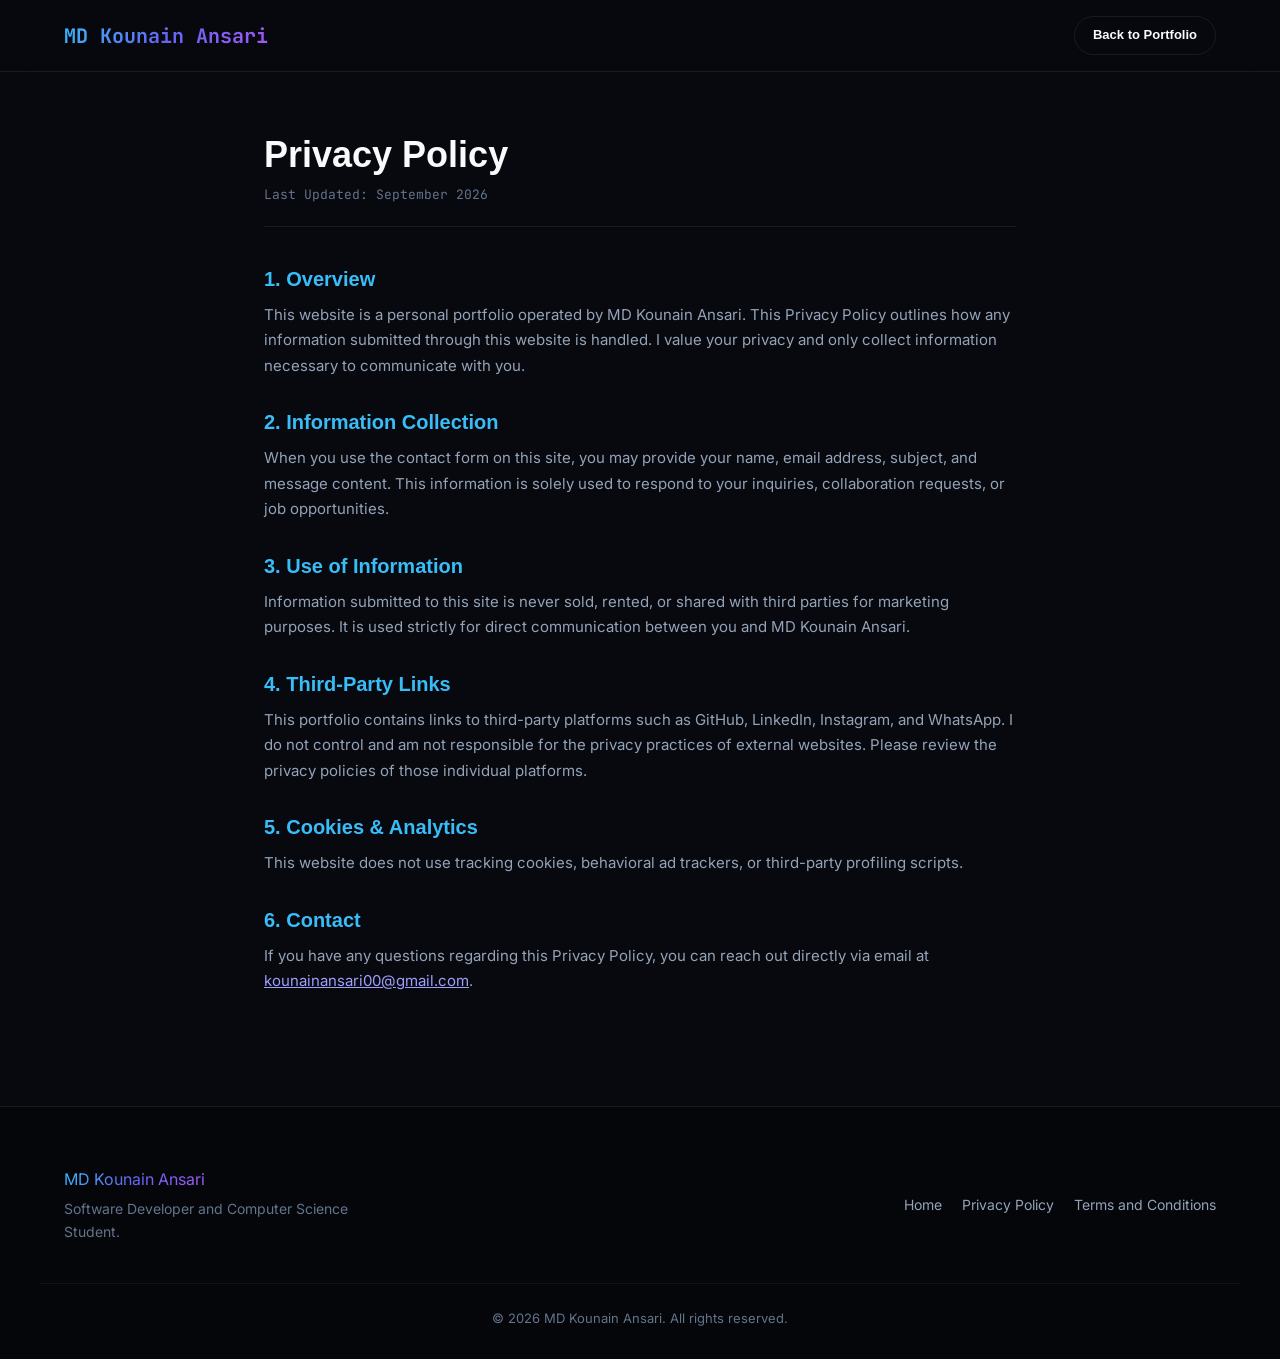
<file: privacy.html>
<!DOCTYPE html>
<html lang="en">
<head>
  <meta charset="UTF-8" />
  <meta name="viewport" content="width=device-width, initial-scale=1.0" />
  <title>Privacy Policy | MD Kounain Ansari</title>
  <meta name="description" content="Privacy Policy for MD Kounain Ansari's personal portfolio website." />
  
  <link rel="icon" type="image/svg+xml" href="favicon.svg" />
  <link rel="preconnect" href="https://fonts.googleapis.com" />
  <link rel="preconnect" href="https://fonts.gstatic.com" crossorigin />
  <link href="https://fonts.googleapis.com/css2?family=Inter:wght@400;500;600;700&family=JetBrains+Mono:wght@400;500&display=swap" rel="stylesheet" />
  <link rel="stylesheet" href="https://cdnjs.cloudflare.com/ajax/libs/font-awesome/6.5.1/css/all.min.css" />
  <link rel="stylesheet" href="style.css" />
</head>
<body>

  <header class="header">
    <nav class="navbar">
      <a href="index.html" class="nav-brand">
        <span class="brand-name">MD Kounain Ansari</span>
      </a>
      <div class="nav-actions">
        <a href="index.html" class="btn btn-sm btn-outline">Back to Portfolio</a>
      </div>
    </nav>
  </header>

  <main class="legal-page">
    <div class="container legal-container">
      <h1 class="legal-title">Privacy Policy</h1>
      <p class="legal-updated">Last Updated: September 2026</p>

      <section class="legal-section">
        <h2>1. Overview</h2>
        <p>
          This website is a personal portfolio operated by MD Kounain Ansari. This Privacy Policy outlines how any information submitted through this website is handled. I value your privacy and only collect information necessary to communicate with you.
        </p>
      </section>

      <section class="legal-section">
        <h2>2. Information Collection</h2>
        <p>
          When you use the contact form on this site, you may provide your name, email address, subject, and message content. This information is solely used to respond to your inquiries, collaboration requests, or job opportunities.
        </p>
      </section>

      <section class="legal-section">
        <h2>3. Use of Information</h2>
        <p>
          Information submitted to this site is never sold, rented, or shared with third parties for marketing purposes. It is used strictly for direct communication between you and MD Kounain Ansari.
        </p>
      </section>

      <section class="legal-section">
        <h2>4. Third-Party Links</h2>
        <p>
          This portfolio contains links to third-party platforms such as GitHub, LinkedIn, Instagram, and WhatsApp. I do not control and am not responsible for the privacy practices of external websites. Please review the privacy policies of those individual platforms.
        </p>
      </section>

      <section class="legal-section">
        <h2>5. Cookies & Analytics</h2>
        <p>
          This website does not use tracking cookies, behavioral ad trackers, or third-party profiling scripts.
        </p>
      </section>

      <section class="legal-section">
        <h2>6. Contact</h2>
        <p>
          If you have any questions regarding this Privacy Policy, you can reach out directly via email at <a href="mailto:kounainansari00@gmail.com" class="text-link">kounainansari00@gmail.com</a>.
        </p>
      </section>
    </div>
  </main>

  <footer class="footer">
    <div class="container footer-container">
      <div class="footer-left">
        <span class="brand-name">MD Kounain Ansari</span>
        <p class="footer-tagline">Software Developer and Computer Science Student.</p>
      </div>
      <div class="footer-links">
        <a href="index.html">Home</a>
        <a href="privacy.html">Privacy Policy</a>
        <a href="terms.html">Terms and Conditions</a>
      </div>
    </div>
    <div class="footer-bottom">
      <div class="container footer-bottom-container">
        <p>&copy; 2026 MD Kounain Ansari. All rights reserved.</p>
      </div>
    </div>
  </footer>

</body>
</html>
</file>
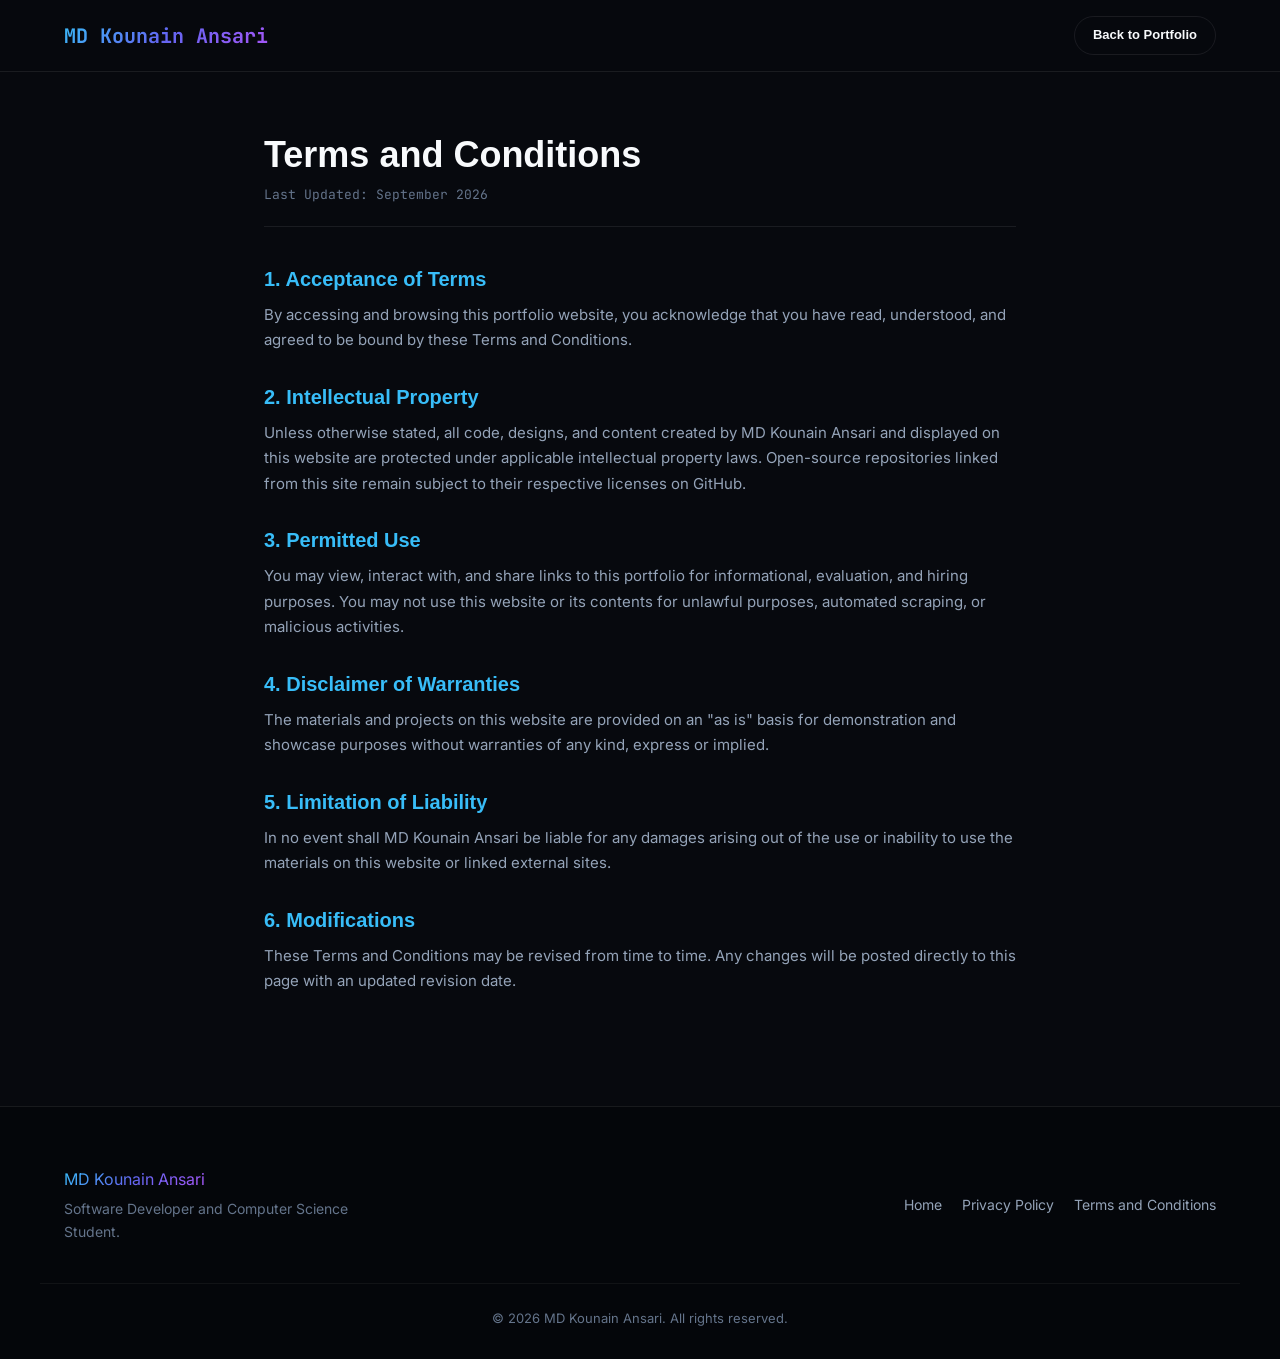
<file: terms.html>
<!DOCTYPE html>
<html lang="en">
<head>
  <meta charset="UTF-8" />
  <meta name="viewport" content="width=device-width, initial-scale=1.0" />
  <title>Terms and Conditions | MD Kounain Ansari</title>
  <meta name="description" content="Terms and Conditions for MD Kounain Ansari's personal portfolio website." />
  
  <link rel="icon" type="image/svg+xml" href="favicon.svg" />
  <link rel="preconnect" href="https://fonts.googleapis.com" />
  <link rel="preconnect" href="https://fonts.gstatic.com" crossorigin />
  <link href="https://fonts.googleapis.com/css2?family=Inter:wght@400;500;600;700&family=JetBrains+Mono:wght@400;500&display=swap" rel="stylesheet" />
  <link rel="stylesheet" href="https://cdnjs.cloudflare.com/ajax/libs/font-awesome/6.5.1/css/all.min.css" />
  <link rel="stylesheet" href="style.css" />
</head>
<body>

  <header class="header">
    <nav class="navbar">
      <a href="index.html" class="nav-brand">
        <span class="brand-name">MD Kounain Ansari</span>
      </a>
      <div class="nav-actions">
        <a href="index.html" class="btn btn-sm btn-outline">Back to Portfolio</a>
      </div>
    </nav>
  </header>

  <main class="legal-page">
    <div class="container legal-container">
      <h1 class="legal-title">Terms and Conditions</h1>
      <p class="legal-updated">Last Updated: September 2026</p>

      <section class="legal-section">
        <h2>1. Acceptance of Terms</h2>
        <p>
          By accessing and browsing this portfolio website, you acknowledge that you have read, understood, and agreed to be bound by these Terms and Conditions.
        </p>
      </section>

      <section class="legal-section">
        <h2>2. Intellectual Property</h2>
        <p>
          Unless otherwise stated, all code, designs, and content created by MD Kounain Ansari and displayed on this website are protected under applicable intellectual property laws. Open-source repositories linked from this site remain subject to their respective licenses on GitHub.
        </p>
      </section>

      <section class="legal-section">
        <h2>3. Permitted Use</h2>
        <p>
          You may view, interact with, and share links to this portfolio for informational, evaluation, and hiring purposes. You may not use this website or its contents for unlawful purposes, automated scraping, or malicious activities.
        </p>
      </section>

      <section class="legal-section">
        <h2>4. Disclaimer of Warranties</h2>
        <p>
          The materials and projects on this website are provided on an "as is" basis for demonstration and showcase purposes without warranties of any kind, express or implied.
        </p>
      </section>

      <section class="legal-section">
        <h2>5. Limitation of Liability</h2>
        <p>
          In no event shall MD Kounain Ansari be liable for any damages arising out of the use or inability to use the materials on this website or linked external sites.
        </p>
      </section>

      <section class="legal-section">
        <h2>6. Modifications</h2>
        <p>
          These Terms and Conditions may be revised from time to time. Any changes will be posted directly to this page with an updated revision date.
        </p>
      </section>
    </div>
  </main>

  <footer class="footer">
    <div class="container footer-container">
      <div class="footer-left">
        <span class="brand-name">MD Kounain Ansari</span>
        <p class="footer-tagline">Software Developer and Computer Science Student.</p>
      </div>
      <div class="footer-links">
        <a href="index.html">Home</a>
        <a href="privacy.html">Privacy Policy</a>
        <a href="terms.html">Terms and Conditions</a>
      </div>
    </div>
    <div class="footer-bottom">
      <div class="container footer-bottom-container">
        <p>&copy; 2026 MD Kounain Ansari. All rights reserved.</p>
      </div>
    </div>
  </footer>

</body>
</html>
</file>
<file: style.css>
/* ==========================================================================
   MINIMALIST CLEAN SLATE & TITANIUM DARK THEME (Apple / Linear Style)
   Author: MD Kounain Ansari
   ========================================================================== */

/* --------------------------------------------------------------------------
   1. CSS Custom Properties / Design Tokens
   -------------------------------------------------------------------------- */
:root {
  /* Color Palette - Titanium & Dark Slate */
  --bg-primary: #07090e;
  --bg-secondary: #0d1117;
  --bg-tertiary: #131924;
  --bg-card: rgba(19, 25, 38, 0.72);
  --bg-card-hover: rgba(28, 36, 54, 0.85);
  --bg-glass: rgba(255, 255, 255, 0.03);

  /* Borders & Dividers */
  --border-subtle: rgba(255, 255, 255, 0.08);
  --border-hover: rgba(56, 189, 248, 0.4);
  --border-focus: rgba(99, 102, 241, 0.6);

  /* Typography Colors */
  --text-primary: #f8fafc;
  --text-secondary: #cbd5e1;
  --text-muted: #94a3b8;
  --text-dim: #64748b;

  /* Accent & Brand Colors */
  --accent-cyan: #38bdf8;
  --accent-indigo: #6366f1;
  --accent-purple: #a855f7;
  --accent-emerald: #10b981;
  --accent-rose: #f43f5e;
  --accent-amber: #f59e0b;

  /* Gradients */
  --grad-primary: linear-gradient(135deg, #38bdf8 0%, #6366f1 50%, #a855f7 100%);
  --grad-titanium: linear-gradient(180deg, rgba(255, 255, 255, 0.09) 0%, rgba(255, 255, 255, 0.02) 100%);
  --grad-cyan-glow: radial-gradient(circle, rgba(56, 189, 248, 0.15) 0%, transparent 70%);
  --grad-purple-glow: radial-gradient(circle, rgba(99, 102, 241, 0.15) 0%, transparent 70%);

  /* Shadows & Glows */
  --shadow-sm: 0 2px 8px rgba(0, 0, 0, 0.3);
  --shadow-md: 0 8px 24px rgba(0, 0, 0, 0.45);
  --shadow-lg: 0 16px 40px rgba(0, 0, 0, 0.6);
  --shadow-glow: 0 0 30px rgba(56, 189, 248, 0.2);
  --shadow-glow-purple: 0 0 35px rgba(99, 102, 241, 0.25);

  /* Typography Families */
  --font-heading: 'Plus Jakarta Sans', -apple-system, BlinkMacSystemFont, sans-serif;
  --font-body: 'Inter', -apple-system, BlinkMacSystemFont, sans-serif;
  --font-mono: 'JetBrains Mono', monospace;

  /* Layout & Sizing */
  --max-width: 1200px;
  --nav-height: 72px;
  --radius-sm: 8px;
  --radius-md: 14px;
  --radius-lg: 20px;
  --radius-full: 9999px;

  /* Transitions */
  --transition-fast: 0.2s cubic-bezier(0.4, 0, 0.2, 1);
  --transition-normal: 0.3s cubic-bezier(0.4, 0, 0.2, 1);
  --transition-slow: 0.5s cubic-bezier(0.4, 0, 0.2, 1);
}

/* --------------------------------------------------------------------------
   2. Reset & Base Styles
   -------------------------------------------------------------------------- */
*, *::before, *::after {
  margin: 0;
  padding: 0;
  box-sizing: border-box;
}

html {
  scroll-behavior: smooth;
  scroll-padding-top: calc(var(--nav-height) + 20px);
  color-scheme: dark;
}

body {
  background-color: var(--bg-primary);
  color: var(--text-primary);
  font-family: var(--font-body);
  font-size: 16px;
  line-height: 1.6;
  overflow-x: hidden;
  position: relative;
  -webkit-font-smoothing: antialiased;
  -moz-osx-font-smoothing: grayscale;
}

/* Custom Scrollbar */
::-webkit-scrollbar {
  width: 8px;
}
::-webkit-scrollbar-track {
  background: var(--bg-primary);
}
::-webkit-scrollbar-thumb {
  background: rgba(255, 255, 255, 0.15);
  border-radius: var(--radius-full);
}
::-webkit-scrollbar-thumb:hover {
  background: var(--accent-cyan);
}

/* Scroll Progress Bar */
.scroll-progress-bar {
  position: fixed;
  top: 0;
  left: 0;
  height: 3px;
  width: 0%;
  background: var(--grad-primary);
  z-index: 9999;
  transition: width 0.1s linear;
}

/* Ambient Glow Orbs */
.ambient-glow {
  position: fixed;
  border-radius: 50%;
  filter: blur(120px);
  pointer-events: none;
  z-index: 0;
  opacity: 0.6;
}
.glow-1 {
  top: -100px;
  left: 15%;
  width: 500px;
  height: 500px;
  background: rgba(56, 189, 248, 0.12);
  animation: floatOrb 18s ease-in-out infinite alternate;
}
.glow-2 {
  top: 40%;
  right: -100px;
  width: 600px;
  height: 600px;
  background: rgba(99, 102, 241, 0.1);
  animation: floatOrb 22s ease-in-out infinite alternate-reverse;
}
.glow-3 {
  bottom: 10%;
  left: 5%;
  width: 550px;
  height: 550px;
  background: rgba(168, 85, 247, 0.08);
  animation: floatOrb 25s ease-in-out infinite alternate;
}

@keyframes floatOrb {
  0% { transform: translate(0, 0) scale(1); }
  50% { transform: translate(60px, 40px) scale(1.1); }
  100% { transform: translate(-40px, 70px) scale(0.95); }
}

/* Container */
.container {
  max-width: var(--max-width);
  margin: 0 auto;
  padding: 0 24px;
  position: relative;
  z-index: 1;
}

/* Typography Helpers */
h1, h2, h3, h4, h5, h6 {
  font-family: var(--font-heading);
  font-weight: 700;
  line-height: 1.25;
  color: var(--text-primary);
}

.gradient-text {
  background: var(--grad-primary);
  -webkit-background-clip: text;
  -webkit-text-fill-color: transparent;
  display: inline-block;
}

.text-success {
  color: var(--accent-emerald) !important;
}

.text-muted {
  color: var(--text-muted);
}

/* --------------------------------------------------------------------------
   3. Buttons & Interactive Elements
   -------------------------------------------------------------------------- */
.btn {
  display: inline-flex;
  align-items: center;
  justify-content: center;
  gap: 10px;
  padding: 13px 26px;
  font-family: var(--font-heading);
  font-size: 15px;
  font-weight: 600;
  border-radius: var(--radius-full);
  text-decoration: none;
  cursor: pointer;
  border: 1px solid transparent;
  transition: all var(--transition-normal);
  position: relative;
  overflow: hidden;
}

.btn-sm {
  padding: 8px 18px;
  font-size: 13px;
}

.btn-primary {
  background: var(--grad-primary);
  color: #ffffff;
  box-shadow: 0 4px 20px rgba(99, 102, 241, 0.35);
}

.btn-primary:hover {
  transform: translateY(-3px);
  box-shadow: 0 8px 30px rgba(56, 189, 248, 0.45);
}

.btn-glass {
  background: rgba(255, 255, 255, 0.05);
  color: var(--text-primary);
  border: 1px solid var(--border-subtle);
  backdrop-filter: blur(10px);
}

.btn-glass:hover {
  background: rgba(255, 255, 255, 0.1);
  border-color: rgba(255, 255, 255, 0.2);
  transform: translateY(-3px);
  color: var(--accent-cyan);
}

.btn-outline {
  background: transparent;
  color: var(--text-primary);
  border: 1px solid var(--border-subtle);
}

.btn-outline:hover {
  border-color: var(--accent-cyan);
  color: var(--accent-cyan);
  background: rgba(56, 189, 248, 0.08);
  transform: translateY(-2px);
}

/* --------------------------------------------------------------------------
   4. Header & Navigation Bar
   -------------------------------------------------------------------------- */
.header {
  position: fixed;
  top: 0;
  left: 0;
  width: 100%;
  height: var(--nav-height);
  z-index: 1000;
  backdrop-filter: blur(20px);
  background: rgba(7, 9, 14, 0.75);
  border-bottom: 1px solid var(--border-subtle);
  transition: all var(--transition-normal);
}

.header.scrolled {
  background: rgba(7, 9, 14, 0.92);
  box-shadow: var(--shadow-md);
  border-bottom-color: rgba(255, 255, 255, 0.12);
}

.navbar {
  max-width: var(--max-width);
  height: 100%;
  margin: 0 auto;
  padding: 0 24px;
  display: flex;
  align-items: center;
  justify-content: space-between;
}

.nav-brand {
  font-family: var(--font-mono);
  font-size: 20px;
  font-weight: 700;
  text-decoration: none;
  color: var(--text-primary);
  display: flex;
  align-items: center;
  gap: 4px;
  transition: transform var(--transition-fast);
}

.nav-brand:hover {
  transform: scale(1.05);
}

.brand-bracket {
  color: var(--accent-cyan);
  font-weight: 800;
}

.brand-name {
  background: var(--grad-primary);
  -webkit-background-clip: text;
  -webkit-text-fill-color: transparent;
}

.nav-menu {
  display: flex;
  align-items: center;
}

.nav-list {
  display: flex;
  list-style: none;
  gap: 8px;
}

.nav-link {
  text-decoration: none;
  color: var(--text-muted);
  font-size: 14px;
  font-weight: 500;
  padding: 8px 16px;
  border-radius: var(--radius-full);
  display: flex;
  align-items: center;
  gap: 8px;
  transition: all var(--transition-normal);
}

.nav-link i {
  font-size: 13px;
  opacity: 0.7;
  transition: opacity var(--transition-fast);
}

.nav-link:hover {
  color: var(--text-primary);
  background: rgba(255, 255, 255, 0.06);
}

.nav-link:hover i {
  opacity: 1;
  color: var(--accent-cyan);
}

.nav-link.active {
  color: #ffffff;
  background: rgba(56, 189, 248, 0.12);
  border: 1px solid rgba(56, 189, 248, 0.3);
}

.nav-link.active i {
  color: var(--accent-cyan);
  opacity: 1;
}

.nav-actions {
  display: flex;
  align-items: center;
  gap: 14px;
}

.nav-toggle {
  display: none;
  flex-direction: column;
  justify-content: center;
  gap: 5px;
  width: 38px;
  height: 38px;
  background: rgba(255, 255, 255, 0.05);
  border: 1px solid var(--border-subtle);
  border-radius: var(--radius-sm);
  cursor: pointer;
  padding: 8px;
  transition: all var(--transition-fast);
}

.nav-toggle:hover {
  background: rgba(255, 255, 255, 0.1);
  border-color: var(--accent-cyan);
}

.nav-toggle .bar {
  width: 100%;
  height: 2px;
  background-color: var(--text-primary);
  border-radius: 2px;
  transition: all var(--transition-normal);
}

/* --------------------------------------------------------------------------
   5. Hero Section
   -------------------------------------------------------------------------- */
.hero-section {
  min-height: 100vh;
  padding-top: calc(var(--nav-height) + 40px);
  padding-bottom: 60px;
  display: flex;
  align-items: center;
  position: relative;
}

.hero-container {
  display: grid;
  grid-template-columns: 1.15fr 0.85fr;
  gap: 60px;
  align-items: center;
}

.hero-content {
  display: flex;
  flex-direction: column;
  align-items: flex-start;
}

/* Status Pill */
.status-pill {
  display: inline-flex;
  align-items: center;
  gap: 10px;
  padding: 8px 18px;
  background: rgba(16, 185, 129, 0.1);
  border: 1px solid rgba(16, 185, 129, 0.3);
  border-radius: var(--radius-full);
  font-family: var(--font-mono);
  font-size: 13px;
  font-weight: 500;
  color: var(--accent-emerald);
  margin-bottom: 24px;
}

.status-dot {
  width: 8px;
  height: 8px;
  background-color: var(--accent-emerald);
  border-radius: 50%;
  box-shadow: 0 0 10px var(--accent-emerald);
  animation: pulseDot 2s infinite;
}

@keyframes pulseDot {
  0% { transform: scale(0.95); box-shadow: 0 0 0 0 rgba(16, 185, 129, 0.7); }
  70% { transform: scale(1.1); box-shadow: 0 0 0 8px rgba(16, 185, 129, 0); }
  100% { transform: scale(0.95); box-shadow: 0 0 0 0 rgba(16, 185, 129, 0); }
}

.hero-title {
  font-size: 52px;
  font-weight: 800;
  letter-spacing: -0.02em;
  margin-bottom: 16px;
}

.hero-typewriter-wrapper {
  font-family: var(--font-heading);
  font-size: 26px;
  font-weight: 600;
  color: var(--text-secondary);
  margin-bottom: 22px;
  display: flex;
  align-items: center;
  min-height: 40px;
}

.typewriter-prefix {
  color: var(--text-muted);
  margin-right: 8px;
}

.typewriter-text {
  color: var(--accent-cyan);
  font-weight: 700;
  border-bottom: 2px solid rgba(56, 189, 248, 0.4);
}

.typewriter-cursor {
  color: var(--accent-cyan);
  font-weight: 300;
  margin-left: 2px;
  animation: blinkCursor 0.9s infinite;
}

@keyframes blinkCursor {
  0%, 100% { opacity: 1; }
  50% { opacity: 0; }
}

.hero-description {
  font-size: 18px;
  color: var(--text-muted);
  max-width: 580px;
  margin-bottom: 34px;
  line-height: 1.7;
}

.hero-buttons {
  display: flex;
  gap: 16px;
  flex-wrap: wrap;
  margin-bottom: 38px;
}

.hero-socials {
  display: flex;
  align-items: center;
  gap: 16px;
}

.social-label {
  font-size: 14px;
  color: var(--text-dim);
  font-weight: 500;
}

.social-links {
  display: flex;
  gap: 12px;
}

.social-link {
  width: 42px;
  height: 42px;
  border-radius: 50%;
  background: rgba(255, 255, 255, 0.04);
  border: 1px solid var(--border-subtle);
  display: flex;
  align-items: center;
  justify-content: center;
  color: var(--text-secondary);
  font-size: 17px;
  text-decoration: none;
  cursor: pointer;
  transition: all var(--transition-normal);
}

.social-link:hover {
  color: var(--accent-cyan);
  background: rgba(56, 189, 248, 0.12);
  border-color: var(--accent-cyan);
  transform: translateY(-3px);
  box-shadow: 0 4px 15px rgba(56, 189, 248, 0.3);
}

/* Hero Visual / Avatar Card */
.hero-visual {
  display: flex;
  justify-content: center;
  align-items: center;
  position: relative;
}

.avatar-card-wrapper {
  position: relative;
  width: 320px;
  height: 380px;
  display: flex;
  justify-content: center;
  align-items: center;
}

.avatar-glow-ring {
  position: absolute;
  width: 100%;
  height: 100%;
  border-radius: var(--radius-lg);
  background: var(--grad-primary);
  opacity: 0.25;
  filter: blur(25px);
  z-index: 0;
  animation: pulseGlow 5s infinite alternate;
}

@keyframes pulseGlow {
  0% { transform: scale(0.95); opacity: 0.2; }
  100% { transform: scale(1.05); opacity: 0.4; }
}

.avatar-card {
  position: relative;
  z-index: 1;
  width: 100%;
  height: 100%;
  border-radius: var(--radius-lg);
  background: var(--bg-card);
  border: 1px solid rgba(255, 255, 255, 0.12);
  backdrop-filter: blur(20px);
  overflow: hidden;
  box-shadow: var(--shadow-lg);
  display: flex;
  flex-direction: column;
  transition: transform var(--transition-slow);
}

.avatar-card:hover {
  transform: translateY(-5px) scale(1.02);
  border-color: var(--border-hover);
}

.avatar-img {
  width: 100%;
  height: 290px;
  object-fit: cover;
  object-position: center top;
  border-bottom: 1px solid var(--border-subtle);
  transition: transform var(--transition-slow);
}

.avatar-card:hover .avatar-img {
  transform: scale(1.04);
}

.avatar-details {
  padding: 16px;
  text-align: center;
  background: var(--grad-titanium);
}

.avatar-name {
  display: block;
  font-family: var(--font-heading);
  font-weight: 700;
  font-size: 16px;
  color: var(--text-primary);
}

.avatar-role {
  display: block;
  font-size: 13px;
  color: var(--accent-cyan);
  font-family: var(--font-mono);
  margin-top: 2px;
}

/* Floating Badges around Avatar */
.floating-badge {
  position: absolute;
  z-index: 2;
  background: rgba(13, 17, 23, 0.88);
  border: 1px solid rgba(255, 255, 255, 0.12);
  backdrop-filter: blur(14px);
  border-radius: var(--radius-full);
  padding: 8px 16px;
  display: flex;
  align-items: center;
  gap: 8px;
  font-size: 12px;
  font-weight: 600;
  color: var(--text-primary);
  box-shadow: var(--shadow-md);
  white-space: nowrap;
  animation: floatBadge 4s ease-in-out infinite alternate;
}

.floating-badge i {
  color: var(--accent-cyan);
  font-size: 14px;
}

.badge-top-left {
  top: -15px;
  left: -25px;
  animation-delay: 0s;
}

.badge-bottom-right {
  bottom: 25px;
  right: -35px;
  animation-delay: 1.5s;
}

.badge-bottom-left {
  bottom: -15px;
  left: -20px;
  animation-delay: 0.8s;
}

@keyframes floatBadge {
  0% { transform: translateY(0); }
  100% { transform: translateY(-8px); }
}

/* --------------------------------------------------------------------------
   6. Metrics / Stats Counter Section
   -------------------------------------------------------------------------- */
.stats-section {
  padding: 30px 0;
  border-top: 1px solid var(--border-subtle);
  border-bottom: 1px solid var(--border-subtle);
  background: rgba(13, 17, 23, 0.5);
  backdrop-filter: blur(10px);
}

.stats-container {
  display: grid;
  grid-template-columns: repeat(4, 1fr);
  gap: 24px;
}

.stat-card {
  padding: 24px;
  border-radius: var(--radius-md);
  background: var(--bg-glass);
  border: 1px solid var(--border-subtle);
  text-align: center;
  transition: all var(--transition-normal);
}

.stat-card:hover {
  background: rgba(255, 255, 255, 0.05);
  border-color: var(--accent-cyan);
  transform: translateY(-4px);
}

.stat-icon {
  font-size: 24px;
  color: var(--accent-cyan);
  margin-bottom: 10px;
}

.stat-number {
  font-family: var(--font-heading);
  font-size: 38px;
  font-weight: 800;
  color: var(--text-primary);
  margin-bottom: 4px;
}

.stat-title {
  font-size: 13px;
  color: var(--text-muted);
  font-weight: 500;
  text-transform: uppercase;
  letter-spacing: 0.05em;
}

/* --------------------------------------------------------------------------
   7. Section Headers (Global)
   -------------------------------------------------------------------------- */
.section {
  padding: 100px 0;
  position: relative;
}

.section-header {
  text-align: center;
  max-width: 680px;
  margin: 0 auto 60px;
}

.section-tag {
  display: inline-flex;
  align-items: center;
  gap: 8px;
  font-family: var(--font-mono);
  font-size: 12px;
  font-weight: 600;
  text-transform: uppercase;
  letter-spacing: 0.1em;
  color: var(--accent-cyan);
  background: rgba(56, 189, 248, 0.1);
  border: 1px solid rgba(56, 189, 248, 0.25);
  padding: 6px 14px;
  border-radius: var(--radius-full);
  margin-bottom: 16px;
}

.section-title {
  font-size: 40px;
  font-weight: 800;
  letter-spacing: -0.02em;
  margin-bottom: 16px;
}

.section-subtitle {
  font-size: 16px;
  color: var(--text-muted);
  line-height: 1.6;
}

/* --------------------------------------------------------------------------
   8. Bento-Grid About Section (Apple/Linear Style)
   -------------------------------------------------------------------------- */
.bento-grid {
  display: grid;
  grid-template-columns: repeat(12, 1fr);
  gap: 24px;
}

.bento-card {
  background: var(--bg-card);
  border: 1px solid var(--border-subtle);
  border-radius: var(--radius-lg);
  padding: 34px;
  backdrop-filter: blur(16px);
  position: relative;
  overflow: hidden;
  transition: all var(--transition-normal);
  display: flex;
  flex-direction: column;
}

.bento-card::before {
  content: '';
  position: absolute;
  top: 0;
  left: 0;
  right: 0;
  height: 1px;
  background: linear-gradient(90deg, transparent, rgba(255, 255, 255, 0.2), transparent);
}

.bento-card:hover {
  border-color: rgba(56, 189, 248, 0.35);
  transform: translateY(-5px);
  box-shadow: var(--shadow-md);
}

.bento-icon {
  width: 48px;
  height: 48px;
  border-radius: var(--radius-md);
  background: rgba(56, 189, 248, 0.1);
  border: 1px solid rgba(56, 189, 248, 0.2);
  display: flex;
  align-items: center;
  justify-content: center;
  font-size: 20px;
  color: var(--accent-cyan);
  margin-bottom: 20px;
}

.bento-card h3 {
  font-size: 22px;
  margin-bottom: 14px;
}

.bento-card p {
  color: var(--text-muted);
  font-size: 15px;
  line-height: 1.7;
}

/* Bento Sizing */
.bento-main {
  grid-column: span 7;
}
.bento-aiml {
  grid-column: span 5;
}
.bento-craft {
  grid-column: span 5;
}
.bento-details {
  grid-column: span 7;
}

.bento-tags {
  display: flex;
  gap: 10px;
  flex-wrap: wrap;
  margin-top: auto;
  padding-top: 24px;
}

.tag {
  font-family: var(--font-mono);
  font-size: 12px;
  color: var(--text-secondary);
  background: rgba(255, 255, 255, 0.05);
  border: 1px solid var(--border-subtle);
  padding: 4px 12px;
  border-radius: var(--radius-full);
}

.bento-highlight {
  margin-top: auto;
  padding: 14px 18px;
  background: rgba(99, 102, 241, 0.1);
  border: 1px solid rgba(99, 102, 241, 0.25);
  border-radius: var(--radius-md);
  color: var(--accent-indigo);
  font-size: 13px;
  font-weight: 600;
  display: flex;
  align-items: center;
  gap: 10px;
}

.check-list {
  list-style: none;
  margin-top: 20px;
  display: flex;
  flex-direction: column;
  gap: 10px;
}

.check-list li {
  display: flex;
  align-items: center;
  gap: 10px;
  font-size: 14px;
  color: var(--text-secondary);
}

.check-list li i {
  color: var(--accent-emerald);
}

.info-list {
  display: grid;
  grid-template-columns: 1fr 1fr;
  gap: 16px;
  margin-top: 16px;
}

.info-item {
  display: flex;
  flex-direction: column;
  gap: 4px;
}

.info-key {
  font-size: 13px;
  color: var(--text-dim);
  display: flex;
  align-items: center;
  gap: 6px;
}

.info-val {
  font-size: 14px;
  font-weight: 600;
  color: var(--text-primary);
}

/* --------------------------------------------------------------------------
   9. Skills & Capabilities Matrix
   -------------------------------------------------------------------------- */
.filter-tabs {
  display: flex;
  justify-content: center;
  gap: 10px;
  margin-bottom: 40px;
  flex-wrap: wrap;
}

.filter-btn {
  padding: 9px 20px;
  background: rgba(255, 255, 255, 0.04);
  border: 1px solid var(--border-subtle);
  border-radius: var(--radius-full);
  color: var(--text-muted);
  font-family: var(--font-heading);
  font-size: 14px;
  font-weight: 600;
  cursor: pointer;
  transition: all var(--transition-fast);
}

.filter-btn:hover {
  background: rgba(255, 255, 255, 0.08);
  color: var(--text-primary);
}

.filter-btn.active {
  background: var(--grad-primary);
  color: #ffffff;
  border-color: transparent;
  box-shadow: 0 4px 18px rgba(99, 102, 241, 0.35);
}

.skills-grid {
  display: grid;
  grid-template-columns: repeat(4, 1fr);
  gap: 20px;
}

.skill-card {
  background: var(--bg-card);
  border: 1px solid var(--border-subtle);
  border-radius: var(--radius-md);
  padding: 22px;
  backdrop-filter: blur(12px);
  display: flex;
  align-items: center;
  gap: 16px;
  transition: all var(--transition-normal);
  position: relative;
  overflow: hidden;
}

.skill-card:hover {
  border-color: var(--border-hover);
  transform: translateY(-4px);
  box-shadow: var(--shadow-md);
  background: var(--bg-card-hover);
}

.skill-icon {
  width: 48px;
  height: 48px;
  border-radius: var(--radius-md);
  display: flex;
  align-items: center;
  justify-content: center;
  font-size: 24px;
  flex-shrink: 0;
  background: rgba(255, 255, 255, 0.05);
}

/* Skill Icon Themes */
.react-icon { color: #61dafb; background: rgba(97, 218, 251, 0.12); }
.next-icon { color: #ffffff; background: rgba(255, 255, 255, 0.12); font-weight: 900; }
.node-icon { color: #68a063; background: rgba(104, 160, 99, 0.12); }
.express-icon { color: #e2e8f0; background: rgba(226, 232, 240, 0.12); }
.mongo-icon { color: #47a248; background: rgba(71, 162, 72, 0.12); }
.js-icon { color: #f7df1e; background: rgba(247, 223, 30, 0.12); }
.html-icon { color: #e34f26; background: rgba(227, 79, 38, 0.12); }
.css-icon { color: #1572b6; background: rgba(21, 114, 182, 0.12); }
.hosting-icon { color: #38bdf8; background: rgba(56, 189, 248, 0.12); }
.git-icon { color: #f05032; background: rgba(240, 80, 50, 0.12); }
.ps-icon { color: #a855f7; background: rgba(168, 85, 247, 0.12); }
.ct-icon { color: #f59e0b; background: rgba(245, 158, 11, 0.12); }

.skill-info {
  flex-grow: 1;
}

.skill-info h4 {
  font-size: 16px;
  font-weight: 700;
  margin-bottom: 2px;
}

.skill-desc {
  font-size: 12px;
  color: var(--text-muted);
  display: block;
}

.skill-badge {
  font-family: var(--font-mono);
  font-size: 11px;
  color: var(--accent-cyan);
  background: rgba(56, 189, 248, 0.1);
  padding: 3px 8px;
  border-radius: var(--radius-sm);
  border: 1px solid rgba(56, 189, 248, 0.2);
}

/* --------------------------------------------------------------------------
   10. Featured Projects Showcase
   -------------------------------------------------------------------------- */
.project-filters {
  display: flex;
  justify-content: center;
  gap: 12px;
  margin-bottom: 48px;
  flex-wrap: wrap;
}

.p-filter-btn {
  padding: 10px 22px;
  background: rgba(255, 255, 255, 0.04);
  border: 1px solid var(--border-subtle);
  border-radius: var(--radius-full);
  color: var(--text-muted);
  font-family: var(--font-heading);
  font-size: 14px;
  font-weight: 600;
  cursor: pointer;
  transition: all var(--transition-fast);
}

.p-filter-btn:hover {
  background: rgba(255, 255, 255, 0.08);
  color: var(--text-primary);
}

.p-filter-btn.active {
  background: var(--grad-primary);
  color: #ffffff;
  border-color: transparent;
  box-shadow: 0 4px 18px rgba(99, 102, 241, 0.35);
}

.projects-grid {
  display: grid;
  grid-template-columns: repeat(3, 1fr);
  gap: 30px;
}

.project-card {
  background: var(--bg-card);
  border: 1px solid var(--border-subtle);
  border-radius: var(--radius-lg);
  overflow: hidden;
  backdrop-filter: blur(16px);
  display: flex;
  flex-direction: column;
  transition: all var(--transition-normal);
}

.project-card:hover {
  transform: translateY(-8px);
  border-color: rgba(56, 189, 248, 0.4);
  box-shadow: 0 16px 40px rgba(0, 0, 0, 0.5), 0 0 25px rgba(56, 189, 248, 0.15);
}

/* Project Visual Banners */
.project-banner {
  height: 200px;
  position: relative;
  display: flex;
  align-items: center;
  justify-content: center;
  overflow: hidden;
  border-bottom: 1px solid var(--border-subtle);
}

.banner-salon {
  background: linear-gradient(135deg, #1c1917 0%, #44403c 50%, #d97706 100%);
}
.banner-fashion {
  background: linear-gradient(135deg, #09090b 0%, #27272a 50%, #ec4899 100%);
}
.banner-music {
  background: linear-gradient(135deg, #022c22 0%, #064e3b 50%, #10b981 100%);
}
.banner-twitter {
  background: linear-gradient(135deg, #000000 0%, #0f172a 50%, #1d9bf0 100%);
}
.banner-tictactoe {
  background: linear-gradient(135deg, #0f172a 0%, #1e1b4b 50%, #6366f1 100%);
}
.banner-rps {
  background: linear-gradient(135deg, #042f2e 0%, #134e4a 50%, #14b8a6 100%);
}

.banner-overlay {
  display: flex;
  flex-direction: column;
  align-items: center;
  gap: 12px;
  z-index: 1;
}

.banner-icon {
  font-size: 42px;
  color: #ffffff;
  filter: drop-shadow(0 4px 12px rgba(0, 0, 0, 0.5));
  transition: transform var(--transition-normal);
}

.project-card:hover .banner-icon {
  transform: scale(1.15) rotate(4deg);
}

.banner-title {
  font-family: var(--font-heading);
  font-size: 17px;
  font-weight: 700;
  color: #ffffff;
  text-shadow: 0 2px 10px rgba(0, 0, 0, 0.7);
}

.project-badge {
  position: absolute;
  top: 14px;
  right: 14px;
  padding: 5px 12px;
  background: rgba(0, 0, 0, 0.65);
  border: 1px solid rgba(255, 255, 255, 0.2);
  border-radius: var(--radius-full);
  font-family: var(--font-mono);
  font-size: 11px;
  color: #ffffff;
  backdrop-filter: blur(8px);
}

.project-content {
  padding: 26px;
  display: flex;
  flex-direction: column;
  flex-grow: 1;
}

.project-tech-tags {
  display: flex;
  gap: 8px;
  flex-wrap: wrap;
  margin-bottom: 14px;
}

.tech-tag {
  font-family: var(--font-mono);
  font-size: 11px;
  padding: 3px 10px;
  border-radius: var(--radius-sm);
  background: rgba(56, 189, 248, 0.08);
  border: 1px solid rgba(56, 189, 248, 0.2);
  color: var(--accent-cyan);
}

.project-title {
  font-size: 20px;
  font-weight: 700;
  margin-bottom: 10px;
}

.project-desc {
  font-size: 14px;
  color: var(--text-muted);
  line-height: 1.6;
  margin-bottom: 24px;
  flex-grow: 1;
}

.project-actions {
  display: flex;
  gap: 12px;
  margin-top: auto;
}

.project-actions .btn {
  flex: 1;
}

/* --------------------------------------------------------------------------
   11. Education & Journey Timeline
   -------------------------------------------------------------------------- */
.timeline {
  position: relative;
  max-width: 800px;
  margin: 0 auto;
  padding-left: 30px;
}

.timeline::before {
  content: '';
  position: absolute;
  top: 0;
  bottom: 0;
  left: 6px;
  width: 2px;
  background: linear-gradient(180deg, var(--accent-cyan), var(--accent-indigo), transparent);
}

.timeline-item {
  position: relative;
  margin-bottom: 40px;
}

.timeline-item:last-child {
  margin-bottom: 0;
}

.timeline-marker {
  position: absolute;
  left: -30px;
  top: 4px;
  width: 14px;
  height: 14px;
  border-radius: 50%;
  background: var(--bg-primary);
  border: 3px solid var(--accent-cyan);
  box-shadow: 0 0 10px var(--accent-cyan);
}

.timeline-content {
  background: var(--bg-card);
  border: 1px solid var(--border-subtle);
  border-radius: var(--radius-md);
  padding: 26px;
  backdrop-filter: blur(14px);
  transition: all var(--transition-normal);
}

.timeline-content:hover {
  border-color: var(--border-hover);
  transform: translateX(6px);
  box-shadow: var(--shadow-md);
}

.timeline-date {
  font-family: var(--font-mono);
  font-size: 12px;
  color: var(--accent-cyan);
  font-weight: 600;
  display: inline-block;
  margin-bottom: 6px;
}

.timeline-title {
  font-size: 20px;
  margin-bottom: 4px;
}

.timeline-subtitle {
  font-size: 14px;
  color: var(--text-secondary);
  font-weight: 500;
  margin-bottom: 12px;
}

.timeline-content p {
  font-size: 14px;
  color: var(--text-muted);
  line-height: 1.6;
}

/* --------------------------------------------------------------------------
   12. Contact & Let's Connect Section
   -------------------------------------------------------------------------- */
.contact-wrapper {
  display: grid;
  grid-template-columns: 0.9fr 1.1fr;
  gap: 40px;
  align-items: flex-start;
}

.contact-info-cards {
  display: flex;
  flex-direction: column;
  gap: 18px;
}

.c-card {
  background: var(--bg-card);
  border: 1px solid var(--border-subtle);
  border-radius: var(--radius-md);
  padding: 22px;
  display: flex;
  align-items: center;
  gap: 18px;
  backdrop-filter: blur(14px);
  transition: all var(--transition-normal);
}

.c-card:hover {
  border-color: var(--border-hover);
  transform: translateY(-3px);
  background: var(--bg-card-hover);
}

.c-icon {
  width: 48px;
  height: 48px;
  border-radius: var(--radius-md);
  background: rgba(56, 189, 248, 0.1);
  border: 1px solid rgba(56, 189, 248, 0.2);
  display: flex;
  align-items: center;
  justify-content: center;
  font-size: 22px;
  color: var(--accent-cyan);
  flex-shrink: 0;
}

.c-details h4 {
  font-size: 16px;
  margin-bottom: 2px;
}

.c-details p {
  font-size: 14px;
  color: var(--text-secondary);
  margin-bottom: 4px;
}

.c-link {
  font-size: 13px;
  color: var(--accent-cyan);
  text-decoration: none;
  font-weight: 600;
  display: inline-flex;
  align-items: center;
  gap: 4px;
  transition: gap var(--transition-fast);
}

.c-link:hover {
  gap: 8px;
  text-decoration: underline;
}

/* Contact Form Card */
.contact-form-card {
  background: var(--bg-card);
  border: 1px solid var(--border-subtle);
  border-radius: var(--radius-lg);
  padding: 38px;
  backdrop-filter: blur(18px);
  box-shadow: var(--shadow-lg);
}

.form-header {
  margin-bottom: 26px;
}

.form-header h3 {
  font-size: 24px;
  margin-bottom: 6px;
}

.form-header p {
  font-size: 14px;
  color: var(--text-muted);
}

.contact-form {
  display: flex;
  flex-direction: column;
  gap: 20px;
}

.form-group {
  display: flex;
  flex-direction: column;
  gap: 8px;
}

.form-group label {
  font-size: 13px;
  font-weight: 600;
  color: var(--text-secondary);
}

.req {
  color: var(--accent-rose);
}

.input-wrapper {
  position: relative;
  display: flex;
  align-items: center;
}

.input-icon {
  position: absolute;
  left: 16px;
  color: var(--text-dim);
  font-size: 15px;
  pointer-events: none;
  transition: color var(--transition-fast);
}

.input-wrapper input,
.input-wrapper textarea {
  width: 100%;
  padding: 13px 16px 13px 44px;
  background: rgba(7, 9, 14, 0.6);
  border: 1px solid var(--border-subtle);
  border-radius: var(--radius-md);
  color: var(--text-primary);
  font-family: var(--font-body);
  font-size: 14px;
  transition: all var(--transition-fast);
}

.textarea-wrapper {
  align-items: flex-start;
}

.textarea-wrapper .input-icon {
  top: 16px;
}

.textarea-wrapper textarea {
  resize: vertical;
  min-height: 120px;
}

.input-wrapper input:focus,
.input-wrapper textarea:focus {
  outline: none;
  border-color: var(--accent-cyan);
  background: rgba(7, 9, 14, 0.9);
  box-shadow: 0 0 15px rgba(56, 189, 248, 0.2);
}

.input-wrapper input:focus + .input-icon,
.input-wrapper textarea:focus + .input-icon {
  color: var(--accent-cyan);
}

.btn-submit {
  width: 100%;
  margin-top: 6px;
  padding: 14px;
  font-size: 16px;
}

/* --------------------------------------------------------------------------
   13. Interactive Project Modal
   -------------------------------------------------------------------------- */
.modal-overlay {
  position: fixed;
  top: 0;
  left: 0;
  width: 100%;
  height: 100%;
  background: rgba(0, 0, 0, 0.85);
  backdrop-filter: blur(12px);
  z-index: 2000;
  display: flex;
  align-items: center;
  justify-content: center;
  padding: 20px;
  opacity: 0;
  pointer-events: none;
  transition: opacity var(--transition-normal);
}

.modal-overlay.active {
  opacity: 1;
  pointer-events: auto;
}

.modal-card {
  background: var(--bg-secondary);
  border: 1px solid rgba(255, 255, 255, 0.15);
  border-radius: var(--radius-lg);
  max-width: 600px;
  width: 100%;
  padding: 34px;
  position: relative;
  box-shadow: var(--shadow-lg);
  transform: scale(0.95);
  transition: transform var(--transition-normal);
  max-height: 90vh;
  overflow-y: auto;
}

.modal-overlay.active .modal-card {
  transform: scale(1);
}

.modal-close {
  position: absolute;
  top: 20px;
  right: 20px;
  background: rgba(255, 255, 255, 0.06);
  border: 1px solid var(--border-subtle);
  border-radius: 50%;
  width: 36px;
  height: 36px;
  font-size: 22px;
  color: var(--text-muted);
  cursor: pointer;
  display: flex;
  align-items: center;
  justify-content: center;
  transition: all var(--transition-fast);
}

.modal-close:hover {
  background: rgba(255, 255, 255, 0.15);
  color: #ffffff;
}

.modal-badge {
  font-family: var(--font-mono);
  font-size: 12px;
  color: var(--accent-cyan);
  background: rgba(56, 189, 248, 0.1);
  padding: 4px 10px;
  border-radius: var(--radius-sm);
  display: inline-block;
  margin-bottom: 8px;
}

.modal-title {
  font-size: 24px;
  margin-bottom: 16px;
}

.modal-body {
  color: var(--text-secondary);
  font-size: 15px;
  line-height: 1.7;
  margin-bottom: 26px;
}

.modal-body ul {
  margin: 14px 0 14px 20px;
  display: flex;
  flex-direction: column;
  gap: 8px;
}

.modal-footer {
  display: flex;
  justify-content: flex-end;
  gap: 12px;
  border-top: 1px solid var(--border-subtle);
  padding-top: 20px;
}

/* --------------------------------------------------------------------------
   14. Legal Pages (Privacy Policy & Terms)
   -------------------------------------------------------------------------- */
.legal-page {
  padding-top: calc(var(--nav-height) + 60px);
  padding-bottom: 80px;
}

.legal-container {
  max-width: 800px;
}

.legal-title {
  font-size: 36px;
  margin-bottom: 8px;
}

.legal-updated {
  font-size: 13px;
  font-family: var(--font-mono);
  color: var(--text-dim);
  margin-bottom: 40px;
  padding-bottom: 20px;
  border-bottom: 1px solid var(--border-subtle);
}

.legal-section {
  margin-bottom: 32px;
}

.legal-section h2 {
  font-size: 20px;
  margin-bottom: 10px;
  color: var(--accent-cyan);
}

.legal-section p {
  font-size: 15px;
  color: var(--text-muted);
  line-height: 1.7;
}

/* --------------------------------------------------------------------------
   15. Toast Notification
   -------------------------------------------------------------------------- */
.toast-notification {
  position: fixed;
  bottom: 30px;
  right: 30px;
  background: rgba(13, 17, 23, 0.95);
  border: 1px solid var(--accent-cyan);
  border-radius: var(--radius-full);
  padding: 12px 24px;
  display: flex;
  align-items: center;
  gap: 12px;
  box-shadow: 0 10px 30px rgba(0, 0, 0, 0.6), 0 0 20px rgba(56, 189, 248, 0.3);
  z-index: 3000;
  transform: translateY(100px);
  opacity: 0;
  transition: all var(--transition-normal);
}

.toast-notification.active {
  transform: translateY(0);
  opacity: 1;
}

.toast-icon {
  color: var(--accent-emerald);
  font-size: 18px;
}

.toast-message {
  font-size: 14px;
  font-weight: 600;
  color: var(--text-primary);
}

/* --------------------------------------------------------------------------
   16. Back To Top Button
   -------------------------------------------------------------------------- */
.back-to-top {
  position: fixed;
  bottom: 30px;
  left: 30px;
  width: 46px;
  height: 46px;
  border-radius: 50%;
  background: var(--bg-card);
  border: 1px solid var(--border-subtle);
  color: var(--text-secondary);
  font-size: 18px;
  cursor: pointer;
  display: flex;
  align-items: center;
  justify-content: center;
  z-index: 900;
  box-shadow: var(--shadow-md);
  opacity: 0;
  pointer-events: none;
  transform: translateY(20px);
  transition: all var(--transition-normal);
}

.back-to-top.active {
  opacity: 1;
  pointer-events: auto;
  transform: translateY(0);
}

.back-to-top:hover {
  background: var(--accent-cyan);
  color: #000000;
  border-color: var(--accent-cyan);
  transform: translateY(-4px);
  box-shadow: 0 6px 20px rgba(56, 189, 248, 0.4);
}

/* --------------------------------------------------------------------------
   17. Footer Section
   -------------------------------------------------------------------------- */
.footer {
  background: #04060a;
  border-top: 1px solid var(--border-subtle);
  padding: 60px 0 30px;
}

.footer-container {
  display: flex;
  justify-content: space-between;
  align-items: center;
  flex-wrap: wrap;
  gap: 30px;
  padding-bottom: 40px;
  border-bottom: 1px solid rgba(255, 255, 255, 0.05);
}

.footer-brand {
  font-family: var(--font-mono);
  font-size: 22px;
  font-weight: 700;
  text-decoration: none;
  color: var(--text-primary);
  display: flex;
  align-items: center;
  gap: 4px;
}

.footer-tagline {
  font-size: 14px;
  color: var(--text-dim);
  margin-top: 6px;
  max-width: 320px;
}

.footer-links {
  display: flex;
  gap: 20px;
  flex-wrap: wrap;
}

.footer-links a {
  color: var(--text-muted);
  text-decoration: none;
  font-size: 14px;
  transition: color var(--transition-fast);
}

.footer-links a:hover {
  color: var(--accent-cyan);
}

.footer-socials {
  display: flex;
  gap: 14px;
}

.footer-socials a {
  width: 38px;
  height: 38px;
  border-radius: 50%;
  background: rgba(255, 255, 255, 0.04);
  border: 1px solid var(--border-subtle);
  display: flex;
  align-items: center;
  justify-content: center;
  color: var(--text-muted);
  font-size: 16px;
  text-decoration: none;
  transition: all var(--transition-fast);
}

.footer-socials a:hover {
  color: var(--accent-cyan);
  background: rgba(56, 189, 248, 0.1);
  border-color: var(--accent-cyan);
  transform: translateY(-2px);
}

.footer-bottom {
  padding-top: 24px;
  text-align: center;
}

.footer-bottom p {
  font-size: 13px;
  color: var(--text-dim);
}

/* --------------------------------------------------------------------------
   18. Keyframe Animations & Stagger Helpers
   -------------------------------------------------------------------------- */
.animate-fade-in {
  opacity: 0;
  transform: translateY(20px);
  animation: fadeInUp 0.8s cubic-bezier(0.16, 1, 0.3, 1) forwards;
}

.delay-1 { animation-delay: 0.15s; }
.delay-2 { animation-delay: 0.3s; }
.delay-3 { animation-delay: 0.45s; }
.delay-4 { animation-delay: 0.6s; }
.delay-5 { animation-delay: 0.75s; }

@keyframes fadeInUp {
  from {
    opacity: 0;
    transform: translateY(25px);
  }
  to {
    opacity: 1;
    transform: translateY(0);
  }
}

/* --------------------------------------------------------------------------
   19. Responsive Media Queries (Mobile, Tablet, Desktop)
   -------------------------------------------------------------------------- */
@media (max-width: 1080px) {
  .hero-title { font-size: 44px; }
  .bento-main { grid-column: span 12; }
  .bento-aiml { grid-column: span 12; }
  .bento-craft { grid-column: span 12; }
  .bento-details { grid-column: span 12; }
  .projects-grid { grid-template-columns: repeat(2, 1fr); }
  .skills-grid { grid-template-columns: repeat(2, 1fr); }
  .stats-container { grid-template-columns: repeat(2, 1fr); }
}

@media (max-width: 860px) {
  .hero-container {
    grid-template-columns: 1fr;
    text-align: center;
    gap: 40px;
  }
  .hero-content {
    align-items: center;
  }
  .hero-title { font-size: 38px; }
  .hero-typewriter-wrapper { justify-content: center; }
  .hero-buttons { justify-content: center; }
  .hero-socials { justify-content: center; flex-direction: column; gap: 8px; }
  .contact-wrapper { grid-template-columns: 1fr; }
  .projects-grid { grid-template-columns: 1fr; }
}

@media (max-width: 768px) {
  .nav-menu {
    position: fixed;
    top: var(--nav-height);
    left: -100%;
    width: 100%;
    height: calc(100vh - var(--nav-height));
    background: rgba(7, 9, 14, 0.98);
    backdrop-filter: blur(25px);
    flex-direction: column;
    justify-content: flex-start;
    padding: 30px 24px;
    transition: left var(--transition-normal);
    border-top: 1px solid var(--border-subtle);
  }

  .nav-menu.active {
    left: 0;
  }

  .nav-list {
    flex-direction: column;
    width: 100%;
    gap: 12px;
  }

  .nav-link {
    font-size: 16px;
    padding: 12px 20px;
    width: 100%;
  }

  .nav-toggle {
    display: flex;
  }

  .nav-toggle.active .bar:nth-child(1) {
    transform: translateY(7px) rotate(45deg);
  }
  .nav-toggle.active .bar:nth-child(2) {
    opacity: 0;
  }
  .nav-toggle.active .bar:nth-child(3) {
    transform: translateY(-7px) rotate(-45deg);
  }

  .section-title { font-size: 32px; }
  .skills-grid { grid-template-columns: 1fr; }
  .stats-container { grid-template-columns: 1fr; }
  .info-list { grid-template-columns: 1fr; }
  .footer-container { flex-direction: column; text-align: center; }
}

@media (max-width: 480px) {
  .hero-title { font-size: 30px; }
  .hero-typewriter-wrapper { font-size: 20px; }
  .btn { width: 100%; }
  .hero-buttons { width: 100%; }
  .avatar-card-wrapper { width: 280px; height: 340px; }
  .contact-form-card { padding: 24px; }
  .toast-notification { left: 20px; right: 20px; bottom: 20px; text-align: center; justify-content: center; }
}
</file>
